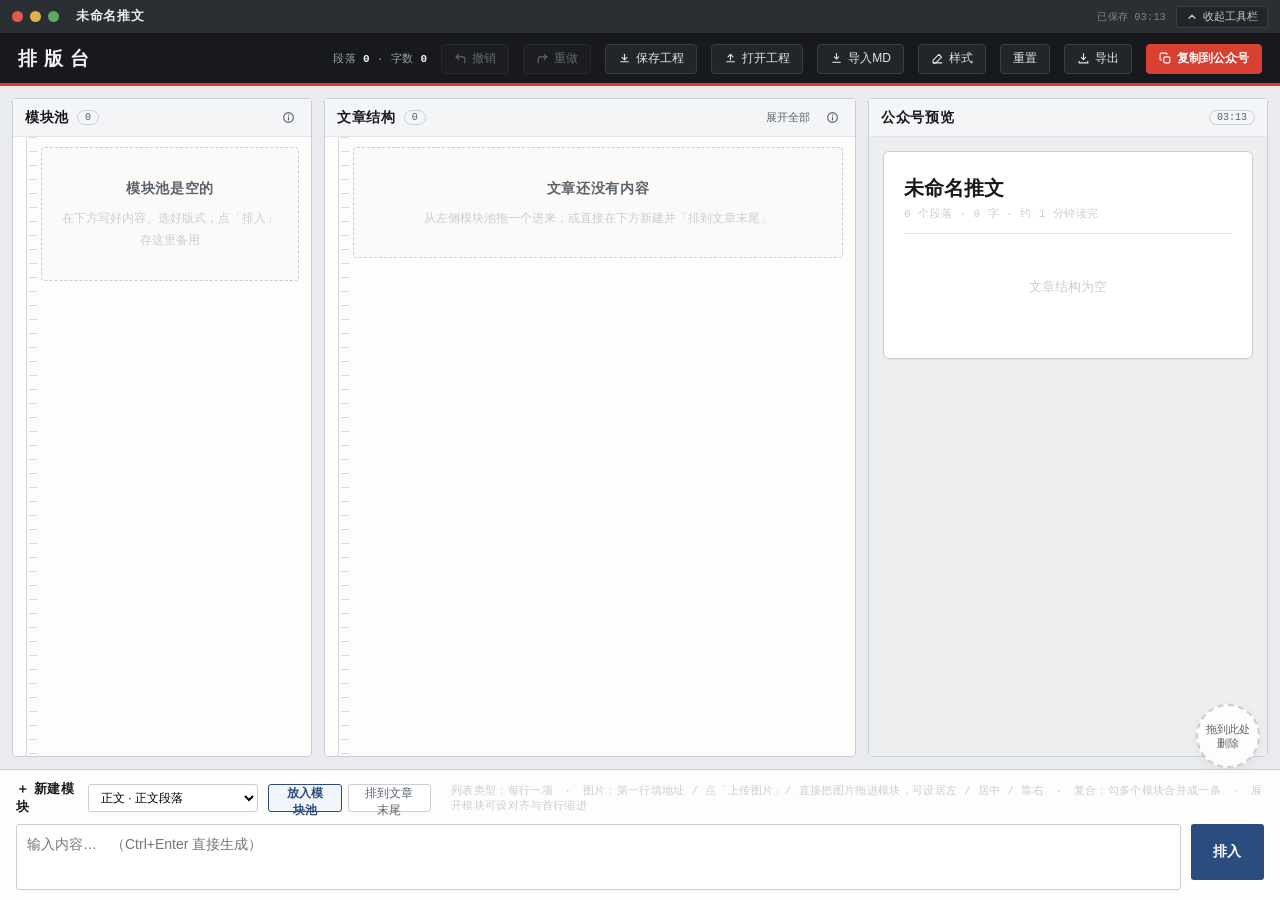
<file: public/editor.html>
<!DOCTYPE html>
<html lang="zh-CN">
<head>
<meta charset="utf-8">
<meta name="viewport" content="width=device-width, initial-scale=1.0">
<title>排版台 · 公众号结构化编辑器</title>
<meta name="description" content="把文章拆成模块来排版：拖拽排序、对齐与首行缩进、样式一处改全篇生效，最后带样式复制进公众号编辑器。零依赖单文件工具。">
<meta name="theme-color" content="#17191C">
<meta property="og:title" content="排版台 · 公众号结构化编辑器">
<meta property="og:description" content="模块化排版 + 一键带样式复制到公众号，单文件、零依赖、无需构建。">
<meta property="og:type" content="website">
<link rel="icon" href="assets/favicon.svg" type="image/svg+xml">
<link rel="apple-touch-icon" href="assets/favicon.svg">
<style>
/* ============================================================
   设计令牌 —— 「印刷车间」Press Room
   墨 / 铅版 / 纸 / 规矩线 / 朱砂 / 靛蓝 / 竹青
   ============================================================ */
:root{
    --ink:      #17191C;   /* 墨：主文字 */
    --ink-soft: #5A6169;   /* 淡墨：次要文字 */
    --plate:    #E9EBEE;   /* 铅版：应用底色，冷灰而非米黄 */
    --paper:    #FDFDFB;   /* 纸：面板面 */
    --rule:     #C9CDD4;   /* 规矩线：分隔线 */
    --rule-soft:#E2E5E9;
    --cinnabar: #D94032;   /* 朱砂：签名色，只用于插入/激活 */
    --indigo:   #2B4C7E;   /* 靛蓝：次级强调 */
    --moss:     #5F7A52;   /* 竹青：正向反馈 */

    --font-display: "Songti SC","Noto Serif SC","Source Han Serif SC","SimSun",serif;
    --font-body: -apple-system,BlinkMacSystemFont,"PingFang SC","Microsoft YaHei",sans-serif;
    --font-util: "JetBrains Mono","SFMono-Regular",Consolas,"Courier New",monospace;

    --r: 4px;
    --gut: 28px;   /* 版位标尺沟槽宽度 */
}

* { margin:0; padding:0; box-sizing:border-box; }

html,body{ height:100%; }
body{
    font-family: var(--font-body);
    background: var(--plate);
    color: var(--ink);
    display:flex; flex-direction:column;
    overflow:hidden;
    -webkit-font-smoothing:antialiased;
}
body.is-dragging{ cursor:grabbing; user-select:none; }

/* ============ 顶栏 ============ */
.topbar{
    flex:0 0 auto; height:52px; display:flex; align-items:center; gap:14px;
    padding:0 18px; background:var(--ink); color:#F4F5F6;
    border-bottom:3px solid var(--cinnabar);
}
.brand{ display:flex; align-items:baseline; gap:10px; }
.brand h1{
    font-family:var(--font-display); font-size:19px; font-weight:700; letter-spacing:.06em;
}
.topbar .spacer{ flex:1; }
.tbtn{
    height:30px; padding:0 12px; border:1px solid #3A3F45; background:#22262B; color:#E4E7EA;
    border-radius:var(--r); font-size:12px; cursor:pointer; font-family:var(--font-body);
    display:inline-flex; align-items:center; gap:5px;
    transition:background .15s,border-color .15s,color .15s;
}
.tbtn:hover{ background:#2E3339; border-color:#50565D; }
.tbtn:disabled{ opacity:.38; cursor:default; }
.tbtn.primary{ background:var(--cinnabar); border-color:var(--cinnabar); color:#fff; font-weight:600; }
.tbtn.primary:hover{ background:#C2352A; }
.stat{ font-family:var(--font-util); font-size:11px; color:#9AA1A9; letter-spacing:.03em; white-space:nowrap; }
.stat b{ color:#F4F5F6; font-weight:600; }
@media (max-width:1100px){ .stat{ display:none; } }

/* ============ 窗口栏：工程名 + 收起上方工具栏 ============ */
.winbar{
    flex:0 0 auto; height:34px; display:flex; align-items:center; gap:10px;
    padding:0 12px; background:#2B2F34; color:#C8CDD3; border-bottom:1px solid #15181B;
}
.winbar .dots{ display:flex; gap:7px; flex:0 0 auto; }
.winbar .dots i{
    width:11px; height:11px; border-radius:50%; display:block; cursor:pointer;
    transition:filter .15s, transform .15s;
}
.winbar .dots i:hover{ filter:brightness(1.2); transform:scale(1.15); }
.winbar .d1{ background:#E05B4B; }
.winbar .d2{ background:#E0B24B; }
.winbar .d3{ background:#5FA863; }
.winbar .wname{
    width:240px; max-width:32vw; height:22px; padding:0 6px; flex:0 1 auto;
    background:transparent; border:1px solid transparent; border-radius:3px;
    color:#EDEFF1; font-family:var(--font-display); font-size:12.5px; font-weight:700;
    letter-spacing:.05em; outline:none;
}
.winbar .wname:hover{ border-color:#464D54; }
.winbar .wname:focus{ background:#22262B; border-color:#3E5C8A; box-shadow:0 0 0 2px rgba(43,76,126,.4); }
.winbar .wst{ font-size:10px; color:#7E868E; font-family:var(--font-util); letter-spacing:.03em; white-space:nowrap; }
.winbar .spacer{ flex:1; }
.winbar .wbtn{
    height:22px; padding:0 9px; border:1px solid #3A3F45; background:#22262B; color:#C8CDD3;
    border-radius:3px; font-size:11px; cursor:pointer; font-family:var(--font-body);
    display:inline-flex; align-items:center; gap:5px; white-space:nowrap;
}
.winbar .wbtn:hover{ background:#2E3339; color:#fff; }
.winbar .wbtn .chev{ transition:transform .18s; }
body.compact .topbar{ display:none; }
body.compact .winbar .wbtn .chev{ transform:rotate(180deg); }

/* ============ 三栏 ============ */
.app{ flex:1 1 auto; min-height:0; display:flex; gap:12px; padding:12px; }
.col{
    display:flex; flex-direction:column; min-width:0; min-height:0;
    background:var(--paper); border:1px solid var(--rule); border-radius:var(--r);
}
.col-pool{ flex:0 0 300px; }
.col-article{ flex:1 1 auto; }
.col-preview{ flex:0 0 400px; }
.col-head{
    flex:0 0 auto; height:38px; padding:0 12px; display:flex; align-items:center; gap:8px;
    border-bottom:1px solid var(--rule-soft); background:#F4F5F7;
}
.col-head .t{ font-family:var(--font-display); font-size:14px; font-weight:700; letter-spacing:.05em; }
.col-head .n{ font-family:var(--font-util); font-size:10px; color:var(--ink-soft);
    border:1px solid var(--rule); border-radius:99px; padding:1px 7px; }
.col-head .spacer{ flex:1; }
.col-head .mini{
    font-size:11px; color:var(--ink-soft); background:none; border:none; cursor:pointer;
    padding:2px 4px; border-radius:3px; display:inline-flex; align-items:center;
}
.col-head .mini:hover{ color:var(--cinnabar); background:#F0EEEE; }

/* ============ 版位标尺容器 ============ */
.stack{
    flex:1 1 auto; min-height:0; overflow-y:auto; overflow-x:hidden;
    padding:10px 12px 40px var(--gut);
    position:relative;
}
.stack::before{
    content:""; position:absolute; left:0; top:0; bottom:0; width:var(--gut);
    background-image:
        repeating-linear-gradient(to bottom, var(--rule) 0 1px, transparent 1px 14px),
        linear-gradient(var(--rule), var(--rule));
    background-size: 8px 100%, 1px 100%;
    background-position: 16px 0, 13px 0;
    background-repeat: repeat-y, repeat-y;
    opacity:.75; pointer-events:none;
}
.stack.drop-hot{ background:#FBFAF8; }

/* ============ 模块 ============ */
.blk{
    position:relative; background:#fff; border:1px solid var(--rule); border-radius:var(--r);
    margin-bottom:6px; --tc:#4A5568;
    transition:transform .16s cubic-bezier(.22,.61,.36,1), box-shadow .16s ease, border-color .16s ease;
}
/* 鼠标扫过：抬起 2px + 落影 */
.blk:hover{
    transform:translateY(-2px);
    box-shadow:0 6px 15px rgba(23,25,28,.13), 0 1px 2px rgba(23,25,28,.06);
    border-color:#B3BAC2; z-index:3;
}
.blk.sel:hover{ box-shadow:0 6px 15px rgba(217,64,50,.16), 0 1px 2px rgba(23,25,28,.06); }
/* 拖拽中不抬：避免影响落点判断 */
body.is-dragging .blk:hover,
.blk.is-drag:hover{ transform:none; box-shadow:none; }
/* 正在编辑的模块不抬：免得输入时手感发飘 */
.blk:has(textarea:focus), .blk:has(input:focus){ transform:none; box-shadow:none; }
/* 嵌套时只抬最里层：父级跟着抬会叠成双倍位移 */
.blk:has(.blk:hover){ transform:none; box-shadow:none; border-color:var(--rule); z-index:auto; }
.blk.t-h1{ --tc:#C0392B; } .blk.t-h2{ --tc:#2B4C7E; } .blk.t-h3{ --tc:#5F7A52; }
.blk.t-p{ --tc:#4A5568; }  .blk.t-strong{ --tc:#B5651D; } .blk.t-quote{ --tc:#6B4E8C; }
.blk.t-ul{ --tc:#177E80; } .blk.t-ol{ --tc:#A67C1A; } .blk.t-code{ --tc:#1F2933; }
.blk.t-hr{ --tc:#9AA3AD; } .blk.t-group{ --tc:#17191C; }
.blk.t-img{ --tc:#1F7A8C; }
.blk.t-composite{ --tc:#0E7490; }
.blk.t-composite > .row{ background:linear-gradient(90deg, rgba(14,116,144,.08), rgba(14,116,144,0) 62%); }

/* 选中态：多选合并用 */
.blk.sel{ outline:1px solid var(--cinnabar); outline-offset:1px; background:#FFF8F7; }

/* 折叠时显示内部摘要 —— 收起来也能一眼看清装了什么 */
.peek{
    flex:0 1 auto; max-width:42%; min-width:0; font-size:11px; color:var(--rule);
    font-family:var(--font-util); white-space:nowrap; overflow:hidden; text-overflow:ellipsis;
}
.blk.open > .row .peek{ display:none; }
.acts button.pick .ck{ display:none; }
.acts button.pick.on{ background:#FBE9E7; color:var(--cinnabar); }
.acts button.pick.on .ck{ display:block; }
.blk.sel > .row .acts{ opacity:1; }   /* 选中后按钮常显，方便继续勾选 */

.row{
    height:38px; display:flex; align-items:center; gap:7px; padding:0 6px 0 6px;
    cursor:grab; touch-action:none; border-radius:var(--r);
}
.row:focus-visible{ outline:2px solid var(--cinnabar); outline-offset:-2px; }
.blk.is-drag .row{ opacity:.35; }

.grip{
    width:10px; height:14px; flex:0 0 auto; user-select:none; color:var(--rule);
    background-image:radial-gradient(circle, currentColor 1.1px, transparent 1.5px);
    background-size:5px 5px; background-position:center;
}
.row:hover .grip{ color:var(--ink-soft); }
.caret{
    width:16px; height:16px; border:none; background:none; cursor:pointer; color:var(--ink-soft);
    display:flex; align-items:center; justify-content:center; flex:0 0 auto;
    transition:transform .16s ease;
}
.caret .tri{
    display:block; width:0; height:0;
    border-left:5px solid currentColor;
    border-top:3.5px solid transparent; border-bottom:3.5px solid transparent;
}
.blk.open > .row .caret{ transform:rotate(90deg); }
.swatch{ width:5px; height:16px; border-radius:1px; background:var(--tc); flex:0 0 auto; }
.tag{
    font-family:var(--font-util); font-size:10px; font-weight:600; letter-spacing:.04em;
    color:var(--tc); border:1px solid var(--tc); border-radius:2px; padding:0 4px; line-height:15px;
    flex:0 0 auto; opacity:.9;
}
.ttl{
    flex:1 1 auto; min-width:0; font-size:13px; color:var(--ink);
    white-space:nowrap; overflow:hidden; text-overflow:ellipsis;
}
.ttl.empty{ color:var(--ink-soft); font-style:italic; }
.meta{ font-family:var(--font-util); font-size:10px; color:var(--rule); flex:0 0 auto; }
.acts{ display:flex; gap:2px; flex:0 0 auto; opacity:0; transition:opacity .14s; }
.row:hover .acts, .row:focus-within .acts{ opacity:1; }
.acts button{
    width:22px; height:22px; border:none; border-radius:3px; background:none; cursor:pointer;
    color:var(--ink-soft); font-size:12px; line-height:22px; font-family:var(--font-util);
    display:flex; align-items:center; justify-content:center;
}
.acts button:hover{ background:#EFEFEC; color:var(--ink); }
.acts button.del:hover{ background:#FBE9E7; color:var(--cinnabar); }

/* 展开体 */
.body{ display:none; border-top:1px dashed var(--rule); padding:8px; background:#FBFAF8; }
.blk.open > .body{ display:block; }
.body textarea, .body .gname{
    width:100%; border:1px solid var(--rule); border-radius:3px; background:#fff;
    padding:8px 10px; font-family:var(--font-body); font-size:14px; line-height:1.7;
    color:var(--ink); outline:none; resize:vertical; min-height:76px;
}
.body .gname{ min-height:0; height:30px; font-family:var(--font-display); font-weight:700; letter-spacing:.05em; }
.body textarea:focus, .body .gname:focus{ border-color:var(--indigo); box-shadow:0 0 0 3px rgba(43,76,126,.12); }
.body textarea:disabled{ background:#F4F5F7; color:var(--ink-soft); }
.tip{ font-size:11px; color:var(--ink-soft); margin-top:6px; font-family:var(--font-util); }

/* 段内格式条：对齐 + 首行缩进 */
.fmtbar{ display:flex; align-items:center; gap:5px; margin-top:8px; flex-wrap:wrap; }
.fmtbar .lb{ font-size:11px; color:var(--ink-soft); font-family:var(--font-util); }
.fmtbar .spacer{ flex:1; }
.fmtbar button{
    height:24px; min-width:26px; padding:0 8px; border:1px solid var(--rule); background:#fff;
    border-radius:3px; cursor:pointer; color:var(--ink-soft);
    display:inline-flex; align-items:center; justify-content:center; gap:4px;
    font-family:var(--font-body); font-size:11px;
}
.fmtbar button svg{ display:block; }
.fmtbar button:hover{ border-color:var(--indigo); color:var(--indigo); background:#F2F5F9; }
.fmtbar button.on{ border-color:var(--cinnabar); color:var(--cinnabar); background:#FFF8F7; font-weight:600; }

/* 图片模块：上传行 */
.imgup{ display:flex; align-items:center; gap:8px; margin-top:8px; flex-wrap:wrap; }
.imgup button{
    height:26px; padding:0 10px; border:1px solid var(--rule); background:#fff; border-radius:3px;
    font-size:11px; cursor:pointer; color:var(--ink-soft); font-family:var(--font-body);
    display:inline-flex; align-items:center; gap:5px;
}
.imgup button:hover{ border-color:var(--indigo); color:var(--indigo); background:#F2F5F9; }
.imgup .upl{ font-size:11px; color:var(--rule); font-family:var(--font-util); }
/* 把图片拖到模块上时的高亮 */
.blk.t-img.dragover{ outline:2px dashed var(--indigo); outline-offset:-2px; background:#EAF1F8; }
.blk.t-img.dragover .body .imgup{ display:block; }

/* 组合收纳区 */
.sub{
    --gut:18px; position:relative; padding:4px 4px 4px var(--gut);
    min-height:34px; margin-top:6px;
    border:1px dashed var(--rule); border-radius:3px; background:#fff;
}
.sub::before{
    content:""; position:absolute; left:0; top:0; bottom:0; width:var(--gut);
    background-image: repeating-linear-gradient(to bottom, var(--rule) 0 1px, transparent 1px 10px);
    background-size:6px 100%; background-position:10px 0; background-repeat:repeat-y;
    opacity:.7; pointer-events:none;
}
.sub.drop-hot{ border-color:var(--cinnabar); background:#FFF8F7; }
.sub .blk{ margin-bottom:4px; }
.sub .row{ height:32px; }
.hint{
    font-size:11px; color:var(--rule); text-align:center; padding:6px 0;
    pointer-events:none; font-family:var(--font-util); letter-spacing:.05em;
}
.addsub{
    margin-top:6px; font-size:11px; padding:4px 9px; border:1px dashed var(--rule);
    background:none; border-radius:3px; cursor:pointer; color:var(--ink-soft); font-family:var(--font-body);
}
.addsub:hover{ border-color:var(--indigo); color:var(--indigo); background:#F2F5F9; }

/* 空态 */
.empty{
    padding:28px 16px; text-align:center; color:var(--rule); font-size:12px; line-height:1.9;
    border:1px dashed var(--rule); border-radius:var(--r); background:#FBFAF8;
}
.empty b{ display:block; font-family:var(--font-display); font-size:14px; color:var(--ink-soft); margin-bottom:4px; letter-spacing:.05em; }

/* ============ 插入指示线（签名元素：朱砂版口线 + 套准菱形） ============ */
.ind{ position:relative; height:0; margin:0; overflow:visible; }
.ind::before{
    content:""; position:absolute; left:calc(12px - var(--gut)); right:0; top:-1px;
    height:2px; background:var(--cinnabar);
}
.ind::after{
    content:""; position:absolute; left:calc(2px - var(--gut)); top:-4px;
    width:10px; height:10px; background:var(--cinnabar); transform:rotate(45deg);
}

/* 拖拽跟随影子 */
.ghost{
    position:fixed; z-index:9999; pointer-events:none; left:0; top:0;
    background:#fff; border:1px solid var(--cinnabar); border-radius:var(--r);
    box-shadow:0 6px 18px rgba(23,25,28,.18); opacity:.96;
    transform:rotate(-.7deg); overflow:hidden;
}
.ghost .row{ cursor:grabbing; }

/* ============ 预览 ============ */
.preview-scroll{ flex:1 1 auto; min-height:0; overflow-y:auto; padding:14px; background:#EDEEF0; }
.phone{
    max-width:420px; margin:0 auto; background:#fff; border:1px solid var(--rule);
    border-radius:6px; padding:22px 20px 32px; box-shadow:0 1px 3px rgba(0,0,0,.05);
}
.wx-title{
    font-family:var(--font-display); font-size:20px; font-weight:700; line-height:1.4;
    margin-bottom:4px; color:var(--ink);
}
.wx-meta{ font-family:var(--font-util); font-size:11px; color:var(--rule); padding-bottom:12px;
    border-bottom:1px solid var(--rule-soft); margin-bottom:14px; letter-spacing:.04em; }

/* ============ 底部排字盘 ============ */
.composer{
    flex:0 0 auto; background:var(--paper); border-top:1px solid var(--rule);
    padding:10px 16px; display:flex; flex-direction:column; gap:8px;
}
.composer-row{ display:flex; gap:10px; align-items:stretch; }
.composer-row.top{ align-items:center; }
.composer label{ font-family:var(--font-display); font-size:13px; font-weight:700; letter-spacing:.05em; }
.composer select{
    height:28px; border:1px solid var(--rule); border-radius:3px; padding:0 8px;
    font-size:12px; font-family:var(--font-body); background:#fff; outline:none; min-width:170px;
}
.composer textarea{
    flex:1; min-height:56px; border:1px solid var(--rule); border-radius:3px; padding:8px 10px;
    font-family:var(--font-body); font-size:14px; line-height:1.7; resize:none; outline:none; background:#fff;
}
.composer textarea:focus{ border-color:var(--indigo); box-shadow:0 0 0 3px rgba(43,76,126,.12); }
.chipset{ display:flex; gap:6px; }
.chip{
    height:28px; padding:0 12px; border:1px solid var(--rule); background:#fff; border-radius:3px;
    font-size:12px; cursor:pointer; color:var(--ink-soft); font-family:var(--font-body);
}
.chip.on{ border-color:var(--indigo); color:var(--indigo); background:#F2F5F9; font-weight:600; }
.btn-gen{
    height:56px; padding:0 22px; background:var(--indigo); color:#fff; border:none; border-radius:3px;
    font-size:14px; font-weight:600; cursor:pointer; font-family:var(--font-body); letter-spacing:.05em;
}
.btn-gen:hover{ background:#23406B; }
.hintline{ font-size:11px; color:var(--rule); font-family:var(--font-util); letter-spacing:.03em; }

/* ============ 多选合并条 ============ */
.selbar{
    display:none; align-items:center; gap:10px; padding:7px 12px;
    background:#FFF8F7; border:1px solid #F0C9C4; border-radius:var(--r);
}
.selbar.show{ display:flex; }
.selbar .cnt{ font-size:12px; font-family:var(--font-util); color:var(--ink-soft); }
.selbar .cnt b{ color:var(--cinnabar); font-size:13px; }
.selbar .tipx{ font-size:11px; color:var(--ink-soft); }
.selbar .spacer{ flex:1; }

/* ============ 回收站 ============ */
.trash{
    position:fixed; right:20px; bottom:132px; width:64px; height:64px; border-radius:50%;
    border:2px dashed var(--rule); background:var(--paper); color:var(--ink-soft);
    display:flex; align-items:center; justify-content:center; font-size:11px; text-align:center;
    line-height:1.3; z-index:500; transition:all .18s; box-shadow:0 2px 8px rgba(0,0,0,.06);
}
.trash.hot{ border-color:var(--cinnabar); background:#FBE9E7; color:var(--cinnabar); transform:scale(1.14); }

/* ============ Toast ============ */
.toast{
    position:fixed; left:50%; bottom:138px; transform:translate(-50%,10px);
    background:var(--ink); color:#fff; padding:8px 16px; border-radius:var(--r);
    font-size:12px; opacity:0; pointer-events:none; transition:opacity .18s,transform .18s;
    z-index:6000; box-shadow:0 4px 14px rgba(0,0,0,.2);
}
.toast.show{ opacity:1; transform:translate(-50%,0); }

/* ============ 弹窗 ============ */
.modal{
    position:fixed; inset:0; background:rgba(23,25,28,.45); display:none;
    align-items:center; justify-content:center; z-index:5000; padding:20px;
}
.modal.show{ display:flex; }
.modal-box{
    background:var(--paper); border-radius:6px; padding:18px; width:340px;
    max-height:82vh; overflow-y:auto; border-top:3px solid var(--cinnabar);
    box-shadow:0 10px 40px rgba(0,0,0,.25);
}
.modal-box.wide{ width:560px; }
.modal-box h4{ font-family:var(--font-display); font-size:16px; margin-bottom:4px; letter-spacing:.05em; }
.modal-box .mh{ font-size:11px; color:var(--ink-soft); margin-bottom:14px; font-family:var(--font-util); }
.type-grid{ display:grid; grid-template-columns:1fr 1fr; gap:8px; }
.type-opt{
    text-align:left; padding:8px 10px; border:1px solid var(--rule); border-radius:3px;
    background:#fff; cursor:pointer; font-family:var(--font-body); transition:all .14s;
}
.type-opt:hover{ border-color:var(--indigo); background:#F2F5F9; }
.type-opt.on{ border-color:var(--cinnabar); background:#FFF8F7; }
.type-opt strong{ font-size:13px; display:block; }
.type-opt strong i{ font-family:var(--font-util); font-style:normal; font-size:10px; color:#fff;
    background:var(--ink); border-radius:2px; padding:0 4px; margin-right:5px; }
.type-opt span{ font-size:11px; color:var(--ink-soft); }
.modal-foot{ margin-top:14px; display:flex; gap:8px; justify-content:flex-end; flex-wrap:wrap; }
.btn{
    height:30px; padding:0 14px; border:1px solid var(--rule); background:#fff; border-radius:3px;
    font-size:12px; cursor:pointer; font-family:var(--font-body);
}
.btn:hover{ background:#F0F1F3; }
.btn.ok{ background:var(--cinnabar); border-color:var(--cinnabar); color:#fff; font-weight:600; }
.btn.ok:hover{ background:#C2352A; }
.export-area{
    width:100%; height:260px; border:1px solid var(--rule); border-radius:3px; padding:10px;
    font-family:var(--font-util); font-size:11px; line-height:1.6; resize:vertical; outline:none; background:#fff;
}
.css-area{ height:340px; font-size:12px; line-height:1.7; }
.css-note{
    margin-top:8px; font-size:11px; color:var(--ink-soft); line-height:1.7; font-family:var(--font-util);
}

/* ============ 响应式 ============ */
@media (max-width:1080px){
    body{ overflow:auto; }
    .app{ flex-direction:column; height:auto; }
    .col{ flex:1 1 auto !important; }
    .col-pool .stack{ max-height:220px; }
    .col-article .stack{ max-height:420px; }
    .col-preview .preview-scroll{ max-height:420px; }
    .trash{ bottom:auto; top:70px; }
}
@media (prefers-reduced-motion: reduce){
    *{ transition:none !important; animation:none !important; }
}

/* ============ 打印：只留预览正文，用于导出 PDF ============ */
@media print{
    html,body{ height:auto; overflow:visible; background:#fff; }
    .winbar, .topbar, .composer, .trash, .toast, .modal,
    .col-pool, .col-article, .col-head{ display:none !important; }
    .app{ display:block; padding:0; gap:0; }
    .col{ border:none; border-radius:0; background:#fff; }
    .preview-scroll{ overflow:visible; padding:0; background:#fff; }
    .phone{ max-width:100%; margin:0; border:none; border-radius:0; box-shadow:none; padding:0; }
    .wx-title{ font-size:24px; }
    @page{ margin:18mm 16mm; }
}
</style>
</head>
<body>

<div class="winbar" id="winbar" title="双击可收起 / 展开上方工具栏">
    <span class="dots">
        <i class="d1" id="dotClose" title="关闭窗口"></i>
        <i class="d2" id="dotMin" title="收起 / 展开工具栏"></i>
        <i class="d3" id="dotFull" title="全屏 / 退出全屏"></i>
    </span>
    <input class="wname" id="projName" value="未命名推文" aria-label="工程名" spellcheck="false">
    <span class="spacer"></span>
    <span class="wst" id="winState">未保存</span>
    <button class="wbtn" id="btnCollapse" title="收起 / 展开上方工具栏">
        <svg class="chev" viewBox="0 0 24 24" width="12" height="12" aria-hidden="true"><polyline points="6 14.5 12 8.5 18 14.5" fill="none" stroke="currentColor" stroke-width="2.4" stroke-linecap="round" stroke-linejoin="round"/></svg><span class="lb">收起工具栏</span>
    </button>
</div>

<header class="topbar">
    <div class="brand">
        <h1>排 版 台</h1>
    </div>
    <div class="spacer"></div>
    <div class="stat">段落 <b id="statBlocks">0</b> · 字数 <b id="statWords">0</b></div>
    <button class="tbtn" id="btnUndo" title="撤销 Ctrl+Z"><svg viewBox="0 0 24 24" width="13" height="13" aria-hidden="true"><polyline points="9 14 4 9 9 4" fill="none" stroke="currentColor" stroke-width="2" stroke-linecap="round" stroke-linejoin="round"/><path d="M20 20v-7a4 4 0 0 0-4-4H4" fill="none" stroke="currentColor" stroke-width="2" stroke-linecap="round"/></svg>撤销</button>
    <button class="tbtn" id="btnRedo" title="重做 Ctrl+Shift+Z"><svg viewBox="0 0 24 24" width="13" height="13" aria-hidden="true"><polyline points="15 14 20 9 15 4" fill="none" stroke="currentColor" stroke-width="2" stroke-linecap="round" stroke-linejoin="round"/><path d="M4 20v-7a4 4 0 0 1 4-4h12" fill="none" stroke="currentColor" stroke-width="2" stroke-linecap="round"/></svg>重做</button>
    <button class="tbtn" id="btnSaveP" title="保存工程到本机（Ctrl+S）"><svg viewBox="0 0 24 24" width="13" height="13" aria-hidden="true"><path d="M12 4v10" fill="none" stroke="currentColor" stroke-width="2" stroke-linecap="round"/><polyline points="7.5 10 12 14.5 16.5 10" fill="none" stroke="currentColor" stroke-width="2" stroke-linecap="round" stroke-linejoin="round"/><path d="M5 18h14" fill="none" stroke="currentColor" stroke-width="2" stroke-linecap="round"/></svg>保存工程</button>
    <button class="tbtn" id="btnOpenP" title="打开之前保存的工程（Ctrl+O）"><svg viewBox="0 0 24 24" width="13" height="13" aria-hidden="true"><path d="M12 14.5V4.5" fill="none" stroke="currentColor" stroke-width="2" stroke-linecap="round"/><polyline points="7.5 9 12 4.5 16.5 9" fill="none" stroke="currentColor" stroke-width="2" stroke-linecap="round" stroke-linejoin="round"/><path d="M5 18h14" fill="none" stroke="currentColor" stroke-width="2" stroke-linecap="round"/></svg>打开工程</button>
    <button class="tbtn" id="btnImportMd" title="导入 Markdown 文件，自动拆分为模块（也可把 .md 直接拖进窗口）"><svg viewBox="0 0 24 24" width="13" height="13" aria-hidden="true"><path d="M12 3v9" fill="none" stroke="currentColor" stroke-width="2" stroke-linecap="round"/><polyline points="8 9 12 13 16 9" fill="none" stroke="currentColor" stroke-width="2" stroke-linecap="round" stroke-linejoin="round"/><path d="M5 19h14" fill="none" stroke="currentColor" stroke-width="2" stroke-linecap="round"/></svg>导入MD</button>
    <button class="tbtn" id="btnCss" title="替换导出用的 CSS 样式"><svg viewBox="0 0 24 24" width="13" height="13" aria-hidden="true"><path d="M14.5 4.5l5 5L9 20H4v-5z" fill="none" stroke="currentColor" stroke-width="2" stroke-linejoin="round"/><path d="M4 20h16" fill="none" stroke="currentColor" stroke-width="2" stroke-linecap="round"/></svg>样式</button>
    <button class="tbtn" onclick="resetAll()" title="清空所有模块（模块池 + 文章结构），可 Ctrl+Z 撤销">重置</button>
    <button class="tbtn" id="btnExport" title="HTML / PDF / Word"><svg viewBox="0 0 24 24" width="13" height="13" aria-hidden="true"><path d="M12 3v11" fill="none" stroke="currentColor" stroke-width="2" stroke-linecap="round"/><polyline points="8 10 12 14 16 10" fill="none" stroke="currentColor" stroke-width="2" stroke-linecap="round" stroke-linejoin="round"/><path d="M4 17v3h16v-3" fill="none" stroke="currentColor" stroke-width="2" stroke-linecap="round"/></svg>导出</button>
    <button class="tbtn primary" id="btnCopyWx" title="带样式复制，直接粘进公众号编辑器（Ctrl+Shift+C）"><svg viewBox="0 0 24 24" width="13" height="13" aria-hidden="true"><rect x="9" y="9" width="11" height="11" rx="2" fill="none" stroke="currentColor" stroke-width="2"/><path d="M5 15H4a2 2 0 0 1-2-2V4a2 2 0 0 1 2-2h9a2 2 0 0 1 2 2v1" fill="none" stroke="currentColor" stroke-width="2"/></svg>复制到公众号</button>
</header>
<input type="file" id="fileInput" accept=".json,application/json" style="display:none">
<input type="file" id="mdInput" accept=".md,.markdown,.txt,text/markdown,text/plain" style="display:none">

<main class="app">
    <section class="col col-pool">
        <div class="col-head">
            <span class="t">模块池</span><span class="n" id="nPool">0</span>
            <span class="spacer"></span>
            <span class="mini" title="待用的素材，拖进文章结构即可"><svg viewBox="0 0 24 24" width="13" height="13" aria-hidden="true"><circle cx="12" cy="12" r="9" fill="none" stroke="currentColor" stroke-width="2"/><line x1="12" y1="11" x2="12" y2="16.5" stroke="currentColor" stroke-width="2" stroke-linecap="round"/><circle cx="12" cy="7.4" r="1.3" fill="currentColor"/></svg></span>
        </div>
        <div class="stack" id="pool" data-cid="pool"></div>
    </section>

    <section class="col col-article">
        <div class="col-head">
            <span class="t">文章结构</span><span class="n" id="nArticle">0</span>
            <span class="spacer"></span>
            <button class="mini" id="btnFoldAll" title="折叠 / 展开文章里所有组合与复合模块">折叠全部</button>
            <span class="mini" title="拖动排序；拖进「组合」可收纳；拖到右下角回收站删除"><svg viewBox="0 0 24 24" width="13" height="13" aria-hidden="true"><circle cx="12" cy="12" r="9" fill="none" stroke="currentColor" stroke-width="2"/><line x1="12" y1="11" x2="12" y2="16.5" stroke="currentColor" stroke-width="2" stroke-linecap="round"/><circle cx="12" cy="7.4" r="1.3" fill="currentColor"/></svg></span>
        </div>
        <div class="stack" id="article" data-cid="article"></div>
    </section>

    <section class="col col-preview">
        <div class="col-head">
            <span class="t">公众号预览</span>
            <span class="spacer"></span>
            <span class="n" id="nTime">—</span>
        </div>
        <div class="preview-scroll">
            <div class="phone">
                <div class="wx-title" id="pvTitle">未命名推文</div>
                <div class="wx-meta" id="pvMeta">—</div>
                <div id="preview"></div>
            </div>
        </div>
    </section>
</main>

<footer class="composer">
    <div class="selbar" id="selBar">
        <span class="cnt">已选 <b id="selN">0</b> 个模块</span>
        <span class="tipx">同一层级的模块可以合并成一个复合模块</span>
        <span class="spacer"></span>
        <button class="btn ok" onclick="mergeSelection()">合并为复合模块</button>
        <button class="btn" onclick="clearSel()">取消选择</button>
    </div>
    <div class="composer-row top">
        <label>＋ 新建模块</label>
        <select id="cType"></select>
        <div class="chipset">
            <button class="chip on" data-to="pool">放入模块池</button>
            <button class="chip" data-to="article">排到文章末尾</button>
        </div>
        <span class="spacer" style="flex:1"></span>
        <span class="hintline">列表类型：每行一项　·　图片：第一行填地址 / 点「上传图片」/ 直接把图片拖进模块，可设居左 / 居中 / 靠右　·　复合：勾多个模块合并成一条　·　展开模块可设对齐与首行缩进</span>
    </div>
    <div class="composer-row">
        <textarea id="cInput" placeholder="输入内容…　（Ctrl+Enter 直接生成）"></textarea>
        <button class="btn-gen" onclick="createFromComposer()">排入</button>
    </div>
</footer>

<div class="trash" id="trash">拖到此处<br>删除</div>
<div class="toast" id="toast"></div>

<div class="modal" id="typeModal">
    <div class="modal-box">
        <h4>换个版式</h4>
        <div class="mh">选择这个模块在公众号里的呈现方式</div>
        <div class="type-grid" id="typeGrid"></div>
        <div class="modal-foot"><button class="btn" onclick="closeTypeModal()">取消</button></div>
    </div>
</div>

<div class="modal" id="exportModal">
    <div class="modal-box wide">
        <h4>导出 / 复制</h4>
        <div class="mh">全部样式已内联；公众号可直接粘贴，PDF 走系统打印，Word 生成 .doc</div>
        <textarea class="export-area" id="exportArea" readonly></textarea>
        <div class="modal-foot">
            <button class="btn" onclick="copyPlain()">复制纯文本</button>
            <button class="btn" onclick="downloadHtml()">下载 .html</button>
            <button class="btn" onclick="exportWord()">导出 Word</button>
            <button class="btn" onclick="exportPdf()">导出 PDF</button>
            <button class="btn ok" onclick="copyHtml()">复制 HTML</button>
            <button class="btn" onclick="closeExport()">关闭</button>
        </div>
    </div>
</div>

<div class="modal" id="cssModal">
    <div class="modal-box wide">
        <h4>替换样式</h4>
        <div class="mh">改 CSS 选择器里的声明 → 预览与导出同步生效，随工程一起保存</div>
        <textarea class="export-area css-area" id="cssArea" spellcheck="false"></textarea>
        <div class="css-note">只认 <b>.选择器 { 声明 }</b> 这一种写法，注释随意；留空并应用 = 恢复默认样式。当前可用选择器：.wrap 全篇容器 · .h1 .h2 .h3 标题 · .p 正文 · .strong 重点 · .quote 引用 · .ul .ol .li 列表 · .pre .code 代码块 · .hr 分割线 · .imgbox 图片外框 · .img 图片 · .cap 图注 · .box 组合外框</div>
        <div class="modal-foot">
            <button class="btn" onclick="resetCss()">填回默认</button>
            <button class="btn" onclick="closeCss()">取消</button>
            <button class="btn ok" onclick="applyCssFromModal()">应用</button>
        </div>
    </div>
</div>

<script>
/* ============================================================
   1. 类型定义
   ============================================================ */
const TYPES = {
    h1:     { label:'H1', name:'一级标题', desc:'整篇一次，定主题' },
    h2:     { label:'H2', name:'二级标题', desc:'章节分段最常用' },
    h3:     { label:'H3', name:'三级标题', desc:'章节内的小节' },
    p:      { label:'正文', name:'正文段落', desc:'普通文本内容' },
    strong: { label:'重点', name:'重点段落', desc:'整段加粗强调' },
    quote:  { label:'引用', name:'引用块',  desc:'引文或备注说明' },
    ul:     { label:'无序', name:'无序列表', desc:'每行一项，无序号' },
    ol:     { label:'有序', name:'有序列表', desc:'每行一项，自动编号' },
    code:   { label:'代码', name:'代码块',  desc:'等宽字体，贴代码' },
    hr:     { label:'分割', name:'分割线',  desc:'一条水平分隔线' },
    img:    { label:'图片', name:'图片模块', desc:'第一行图片地址，第二行起图注；可设居左 / 居中 / 靠右' },
    group:  { label:'组合', name:'组合模块', desc:'收纳其它模块的容器，导出带外框' },
    composite:{ label:'复合', name:'复合模块', desc:'折叠收纳多个模块，导出不加外框' }
};
const TYPE_KEYS = Object.keys(TYPES);
/* 容器类模块：内部可以继续装模块 */
const isContainer = t => t === 'group' || t === 'composite';

/* ---------- 段内格式：对齐方式 / 首行缩进 ---------- */
const ALIGN_KEYS = ['left','center','right','justify'];
const ALIGN_NAME = { left:'左对齐', center:'居中', right:'右对齐', justify:'两端对齐' };
const ALIGN_SHORT = { left:'', center:'居中', right:'右对齐', justify:'两端' };
/* 对齐：所有有文字的模块都能设；缩进：只给段落型正文 */
const canAlign  = t => !isContainer(t) && t !== 'hr';
const canIndent = t => t === 'p' || t === 'strong';
/* 图片只有「左 / 中 / 右」三个位置，两端对齐没意义 */
const alignKeys = t => t === 'img' ? ['left','center','right'] : ALIGN_KEYS;

/* ============================================================
   2. 数据模型 —— 树状结构
   state.blocks: id -> {id, type, content, children:[]}
   state.pool / state.article: 顶层 id 数组
   组合模块的 children 也是同一套，可任意层级嵌套
   ============================================================ */
/* name：工程名（存盘文件名 / 页签标题）　css：用户替换过的样式表文本 */
let state = { blocks:{}, pool:[], article:[], open:{}, name:'未命名推文', css:'' };
let uid = 1;
const nid = () => 'k' + (Date.now() % 100000) + '_' + (uid++);

const LS_KEY = 'paibantai.v1';

function seed(){
    const mk = (type, content, children=[], opt=null) => {
        const id = nid();
        state.blocks[id] = {id, type, content, children};
        if (opt) Object.assign(state.blocks[id], opt);
        return id;
    };
    state = { blocks:{}, pool:[], article:[], open:{}, name:'示例推文', css:'' };
    const g = mk('group','产品亮点',[ mk('h3','响应更快'), mk('p','核心接口从 200ms 降到 60ms，首页首屏时间缩短一半。') ]);
    const c = mk('composite','结尾收束',[ mk('h3','写在最后'), mk('p','结构一旦留下来，排版就只剩排序这一件事。'), mk('quote','少即是多：层级越少，改动越省事。') ]);
    state.article = [
        mk('h1','我们把排版流程重做了一遍'),
        mk('p','过去三年，团队每次发推文都要在文档和编辑器之间来回复制，样式一遍遍手动调。这次我们把整条链路收进一个页面。', [], { indent:true }),
        mk('h2','一、为什么要结构化'),
        mk('quote','内容一旦有结构，就能被重新排版、被检索、被复用，而不是一堆散落的文字。'),
        mk('ul','标题层级清晰\n段落长度可控\n样式一处定义，全文统一'),
        g,
        mk('hr',''),
        mk('h2','二、现在可以怎么做'),
        mk('ol','在底部写好内容，选好版式\n把模块拖到文章结构里排序\n需要归拢的段落，拖进「组合」收纳\n点右上角导出，粘贴到公众号'),
        mk('strong','整套流程不需要再碰一次富文本工具栏。'),
        c
    ];
    state.pool = [
        mk('p','备用段落：如果篇幅不够，把这段拖到正文合适的位置。'),
        mk('code','npm run build\n# 构建产物输出到 dist/')
    ];
    state.open[g] = true;
}

/* ---------- 模型工具 ---------- */
function listOf(cid){
    if (cid === 'pool') return state.pool;
    if (cid === 'article') return state.article;
    const b = state.blocks[cid];
    if (!b) return state.article;
    if (!Array.isArray(b.children)) b.children = [];
    return b.children;
}
function findParent(id){
    if (state.pool.includes(id)) return 'pool';
    if (state.article.includes(id)) return 'article';
    for (const b of Object.values(state.blocks)) if ((b.children||[]).includes(id)) return b.id;
    return null;
}
function removeFrom(list, id){ const i = list.indexOf(id); if (i > -1) list.splice(i,1); }
function detach(id){
    removeFrom(state.pool, id); removeFrom(state.article, id);
    for (const b of Object.values(state.blocks)) removeFrom(b.children||[], id);
}
function subtreeContains(rootId, targetId){
    const b = state.blocks[rootId]; if (!b) return false;
    return (b.children||[]).some(c => c === targetId || subtreeContains(c, targetId));
}

/* ---------- 撤销 / 重做 ---------- */
let history = [], hIdx = -1, typingTimer = null;
const snap = () => JSON.stringify({ blocks:state.blocks, pool:state.pool, article:state.article, open:state.open, name:state.name, css:state.css });
function pushHistory(){
    const s = snap();
    if (history[hIdx] === s) return;
    history = history.slice(0, hIdx + 1);
    history.push(s);
    if (history.length > 80) history.shift();
    hIdx = history.length - 1;
    syncUndoBtns();
}
function restore(s){
    const o = JSON.parse(s);
    state.blocks = o.blocks; state.pool = o.pool; state.article = o.article; state.open = o.open || {};
    state.name = o.name || state.name; state.css = o.css || '';
    refreshCss(); syncProjectUI();
    renderAll(); save();
}
function undo(){ if (hIdx > 0){ hIdx--; restore(history[hIdx]); syncUndoBtns(); toast('已撤销'); } }
function redo(){ if (hIdx < history.length - 1){ hIdx++; restore(history[hIdx]); syncUndoBtns(); toast('已重做'); } }
function syncUndoBtns(){
    document.getElementById('btnUndo').disabled = hIdx <= 0;
    document.getElementById('btnRedo').disabled = hIdx >= history.length - 1;
}

/* ---------- 持久化 ---------- */
function save(){
    try{ localStorage.setItem(LS_KEY, snap()); }catch(e){}
    markSaved('');
}
function load(){
    try{
        const raw = localStorage.getItem(LS_KEY);
        if (!raw) return false;
        const o = JSON.parse(raw);
        if (!o || !o.blocks || !Array.isArray(o.article)) return false;
        state.blocks = o.blocks; state.pool = o.pool || []; state.article = o.article || []; state.open = o.open || {};
        state.name = o.name || '未命名推文'; state.css = typeof o.css === 'string' ? o.css : '';
        return true;
    }catch(e){ return false; }
}

/* ============================================================
   2b. 工程：保存到本机 / 从本机打开
   ============================================================ */
function safeName(s){
    return String(s == null ? '' : s).replace(/[\\/:*?"<>|\r\n]+/g, '_').replace(/\s+/g,' ').trim() || '未命名推文';
}
function buildProject(){
    return {
        app:'paibantai', version:1,
        name: safeName(state.name),
        savedAt: new Date().toISOString(),
        css: state.css || '',
        blocks: state.blocks, pool: state.pool, article: state.article, open: state.open
    };
}
function downloadBlob(blob, filename){
    try{
        if (!window.URL || !URL.createObjectURL) return '';
        const a = document.createElement('a');
        a.href = URL.createObjectURL(blob);
        a.download = filename;
        document.body.appendChild(a); a.click(); a.remove();
        setTimeout(() => URL.revokeObjectURL(a.href), 1500);
        return filename;
    }catch(e){ return ''; }
}
function saveProject(){
    const json = JSON.stringify(buildProject(), null, 2);
    const fn = downloadBlob(new Blob([json], { type:'application/json;charset=utf-8' }), safeName(state.name) + '.ptai.json');
    toast(fn ? '工程已保存：' + fn : '当前环境不支持下载，可用「导出」里的复制 HTML 备份');
}
function openProject(){ $('#fileInput').value = ''; $('#fileInput').click(); }
function readProjectFile(file){
    const r = new FileReader();
    r.onload = () => {
        try{
            const o = JSON.parse(String(r.result));
            if (!o || !o.blocks || !Array.isArray(o.article)) throw new Error('格式不符');
            loadProject(o, file.name.replace(/\.(ptai\.)?json$/i, ''));
        }catch(err){ toast('这不是排版台工程文件'); }
    };
    r.onerror = () => toast('文件读取失败');
    r.readAsText(file);
}
function loadProject(o, fallbackName){
    pushHistory();
    state.blocks = o.blocks; state.pool = o.pool || []; state.article = o.article || []; state.open = o.open || {};
    state.name = o.name || fallbackName || '未命名推文';
    state.css = typeof o.css === 'string' ? o.css : '';
    sel = [];
    refreshCss(); syncProjectUI();
    renderAll(); save();
    toast('已打开工程「' + state.name + '」（Ctrl+Z 可回退）');
}

/* ============================================================
   Markdown 导入：把 .md 拆成结构化模块
   说明：本编辑器的 content 是纯文本（导出时转义），所以
   行内标记（**粗体** 等）做「去标记」保留纯文本，避免导出变乱码；
   结构（标题 / 段落 / 列表 / 引用 / 代码 / 分割线 / 图片）完整映射。
   ============================================================ */
function stripInline(s){
    return String(s)
        .replace(/`([^`]+)`/g, '$1')                          // 行内代码
        .replace(/!\[([^\]]*)\]\([^)]*\)/g, '$1')              // 行内图片 → 图注文字
        .replace(/\*\*([^*]+)\*\*/g, '$1')                     // 加粗
        .replace(/\*([^*]+)\*/g, '$1')                         // 斜体
        .replace(/_([^_]+)_/g, '$1')                           // 斜体（下划线）
        .replace(/\[([^\]]+)\]\([^)]+\)/g, '$1');              // 链接 → 文字
}
function parseMarkdown(md){
    const src = String(md || '').replace(/\r\n?/g, '\n');
    // 跳过开头的 YAML front matter（--- … ---）
    let body = src;
    const fm = body.match(/^---\s*\n[\s\S]*?\n---\s*(\n|$)/);   // 跳过开头的 YAML front matter
    if (fm) body = body.slice(fm[0].length);
    const lines = body.split('\n');
    const out = [];
    let para = [];
    const flushPara = () => {
        if (!para.length) return;
        const text = para.join('\n').trim();
        para = [];
        if (!text) return;
        const whole = text.match(/^\*\*([\s\S]+)\*\*$/);       // 整段都是 **…** → 重点段落
        if (whole) out.push({ type:'strong', content: stripInline(whole[1].trim()) });
        else out.push({ type:'p', content: stripInline(text) });
    };
    let i = 0;
    while (i < lines.length){
        const line = lines[i];
        // 代码围栏
        if (/^\s*```/.test(line)){
            flushPara();
            i++;
            const code = [];
            while (i < lines.length && !/^\s*```/.test(lines[i])){ code.push(lines[i]); i++; }
            i++;                                                // 跳过结束围栏
            out.push({ type:'code', content: code.join('\n') });
            continue;
        }
        // 标题（ATX：# ~ ######）
        const h = line.match(/^\s{0,3}(#{1,6})\s+(.*)$/);
        if (h){
            flushPara();
            const lvl = h[1].length;
            out.push({ type: lvl <= 1 ? 'h1' : (lvl === 2 ? 'h2' : 'h3'), content: stripInline(h[2].trim()) });
            i++; continue;
        }
        // 分割线 / Setext 下划线（紧跟一行文字时算标题）
        if (/^\s*([-*_])(\s*\1){2,}\s*$/.test(line) || /^\s*=+\s*$/.test(line)){
            if (para.length === 1){
                const txt = stripInline(para[0].trim());
                para = [];
                out.push({ type: /^\s*=+\s*$/.test(line) ? 'h1' : 'h2', content: txt });
                i++; continue;
            }
            flushPara();
            if (/^\s*=+\s*$/.test(line)){ i++; continue; }      // 孤立的 === 不当分割线
            out.push({ type:'hr', content:'' }); i++; continue;
        }
        // 引用块（连续 > 行）
        if (/^\s*>\s?/.test(line)){
            flushPara();
            const q = [];
            while (i < lines.length && /^\s*>\s?/.test(lines[i])){ q.push(lines[i].replace(/^\s*>\s?/, '')); i++; }
            out.push({ type:'quote', content: stripInline(q.join('\n').trim()) });
            continue;
        }
        // 独立图片行 ![alt](src)
        const imgM = line.match(/^\s*!\[([^\]]*)\]\(([^)]+)\)\s*$/);
        if (imgM){
            flushPara();
            const cap = (imgM[1] || '').trim();
            out.push({ type:'img', content: imgM[2].trim() + (cap ? '\n' + cap : '') });
            i++; continue;
        }
        // 列表（无序 - * + / 有序 1.）
        const ulM = line.match(/^\s*[-*+]\s+(.*)$/);
        const olM = line.match(/^\s*\d+\.\s+(.*)$/);
        if (ulM || olM){
            flushPara();
            const type = ulM ? 'ul' : 'ol';
            const items = [];
            while (i < lines.length){
                const ux = lines[i].match(/^\s*[-*+]\s+(.*)$/);
                const ox = lines[i].match(/^\s*\d+\.\s+(.*)$/);
                if (type === 'ul' && ux){ items.push(stripInline(ux[1].trim())); i++; }
                else if (type === 'ol' && ox){ items.push(stripInline(ox[1].trim())); i++; }
                else break;
            }
            out.push({ type, content: items.join('\n') });
            continue;
        }
        // 空行：段结束
        if (!line.trim()){ flushPara(); i++; continue; }
        // 普通段落行
        para.push(line); i++;
    }
    flushPara();
    return out;
}

/* 把解析结果追加进「文章结构」；首个 H1 若项目名还是默认则用来命名 */
function importMarkdownText(text){
    const blocks = parseMarkdown(text);
    if (!blocks.length){ toast('没解析出任何内容'); return; }
    pushHistory();
    blocks.forEach(b => addBlock(b.type, b.content, 'article', state.article.length));
    const h1 = blocks.find(b => b.type === 'h1');
    if (h1 && (!state.name || state.name === '未命名推文')){
        state.name = h1.content;
        const pn = $('#projName'); if (pn) pn.value = state.name;
        document.title = safeName(state.name) + ' · 排版台';
    }
    sel = [];
    renderAll(); save();
    toast('已从 Markdown 导入 ' + blocks.length + ' 个模块（已加入文章结构，可拖动整理）');
}
function importMarkdownFile(file){
    const r = new FileReader();
    r.onload = () => { try{ importMarkdownText(String(r.result)); }catch(e){ toast('Markdown 解析失败'); } };
    r.onerror = () => toast('文件读取失败');
    r.readAsText(file);
}

/* ============================================================
   3. 渲染
   ============================================================ */
const $ = s => document.querySelector(s);
const poolEl = $('#pool'), articleEl = $('#article'), previewEl = $('#preview');
let focusId = null;

function esc(s){ return String(s == null ? '' : s).replace(/[&<>"]/g, c => ({'&':'&amp;','<':'&lt;','>':'&gt;','"':'&quot;'}[c])); }
function titleOf(b){
    if (b.type === 'hr') return '分割线';
    if (b.type === 'group') return b.content || '未命名组合';
    if (b.type === 'composite') return b.content || '未命名复合';
    if (b.type === 'img'){
        const src = (b.content || '').split('\n')[0].trim();
        if (!src) return '（未填图片地址，可点「上传图片」）';
        return src.replace(/^.*[\\/]/, '') || src;      // 只显示文件名，长地址不撑破行
    }
    return (b.content || '').split('\n')[0];
}
function countWords(s){ const m = String(s||'').match(/[\u4e00-\u9fa5]|[A-Za-z0-9]+/g); return m ? m.length : 0; }
function countTree(b){
    let n = countWords(b.content);
    (b.children||[]).forEach(id => { const c = state.blocks[id]; if (c) n += countTree(c); });
    return n;
}
/* 行尾摘要：字数 + 段内格式标记（只在非默认时显示） */
function fmtTag(b){
    return [ALIGN_SHORT[b.align || 'left'] || '', b.indent ? '缩进' : ''].filter(Boolean).join(' · ');
}
function metaText(b){
    if (isContainer(b.type)){
        const k = b.children || [];
        return k.length ? `${k.length} 项 · ${countTree(b)} 字` : '空';
    }
    if (b.type === 'hr') return '';
    const tag = fmtTag(b);
    if (b.type === 'img') return '图片' + (tag ? ' · ' + tag : '');
    return countWords(b.content) + ' 字' + (tag ? ' · ' + tag : '');
}
/* 展开体里的格式条：对齐 +（段落型）首行缩进 */
function fmtBarHtml(b){
    if (!canAlign(b.type)) return '';
    const cur = b.align || 'left';
    const keys = alignKeys(b.type);
    const seg = keys.map(k =>
        `<button data-act="align" data-v="${k}" class="${cur === k ? 'on' : ''}" title="${ALIGN_NAME[k]}" aria-label="${ALIGN_NAME[k]}">${ICO_ALIGN[k]}</button>`
    ).join('');
    const ind = canIndent(b.type)
        ? `<span class="spacer"></span><button data-act="indent" class="${b.indent ? 'on' : ''}" title="首行缩进 2 个字符" aria-label="首行缩进">${ICO_INDENT}首行缩进</button>`
        : '';
    const lb = b.type === 'img' ? '位置' : '对齐';
    return `<div class="fmtbar"><span class="lb">${lb}</span>${seg}${ind}</div>`;
}

/* ---------- 多选（不进历史，仅用于合并） ---------- */
let sel = [];
const ICO_PICK = '<svg viewBox="0 0 24 24" width="12" height="12" aria-hidden="true"><rect x="4" y="4" width="16" height="16" rx="3" fill="none" stroke="currentColor" stroke-width="2"/><polyline class="ck" points="7.5 12.5 10.5 15.5 16.5 8.5" fill="none" stroke="currentColor" stroke-width="2" stroke-linecap="round" stroke-linejoin="round"/></svg>';
const ICO_SPLIT = '<svg viewBox="0 0 24 24" width="12" height="12" aria-hidden="true"><path d="M8 5 4 9l4 4" fill="none" stroke="currentColor" stroke-width="2" stroke-linecap="round" stroke-linejoin="round"/><path d="M16 5l4 4-4 4" fill="none" stroke="currentColor" stroke-width="2" stroke-linecap="round" stroke-linejoin="round"/><line x1="12" y1="3" x2="12" y2="21" stroke="currentColor" stroke-width="2" stroke-linecap="round"/></svg>';
const ICO_DUP = '<svg viewBox="0 0 24 24" width="12" height="12" aria-hidden="true"><rect x="9" y="9" width="11" height="11" rx="2" fill="none" stroke="currentColor" stroke-width="2"/><path d="M5 15H4a2 2 0 0 1-2-2V4a2 2 0 0 1 2-2h9a2 2 0 0 1 2 2v1" fill="none" stroke="currentColor" stroke-width="2"/></svg>';

/* 对齐图标：四根横线的疏密表示对齐方式 */
const alignSvg = rows => '<svg viewBox="0 0 24 24" width="14" height="14" aria-hidden="true">'
    + rows.map(([x1, x2, y]) => `<line x1="${x1}" y1="${y}" x2="${x2}" y2="${y}" stroke="currentColor" stroke-width="2" stroke-linecap="round"/>`).join('')
    + '</svg>';
const ICO_ALIGN = {
    left:    alignSvg([[4,20,6],[4,14,11],[4,20,16],[4,11,21]]),
    center:  alignSvg([[7,17,6],[9,15,11],[7,17,16],[10,14,21]]),
    right:   alignSvg([[4,20,6],[10,20,11],[4,20,16],[13,20,21]]),
    justify: alignSvg([[4,20,6],[4,20,11],[4,20,16],[4,20,21]])
};
const ICO_INDENT = alignSvg([[9,20,6],[4,20,11],[4,20,16],[4,18,21]]);
const ICO_UP = '<svg viewBox="0 0 24 24" width="12" height="12" aria-hidden="true"><path d="M12 16V5" fill="none" stroke="currentColor" stroke-width="2" stroke-linecap="round"/><polyline points="7.5 9.5 12 5 16.5 9.5" fill="none" stroke="currentColor" stroke-width="2" stroke-linecap="round" stroke-linejoin="round"/><path d="M5 19h14" fill="none" stroke="currentColor" stroke-width="2" stroke-linecap="round"/></svg>';

function renderAll(){
    const sc = {};
    document.querySelectorAll('.stack').forEach(s => sc[s.dataset.cid] = s.scrollTop);
    renderList(poolEl, state.pool);
    renderList(articleEl, state.article);
    document.querySelectorAll('.stack').forEach(s => { if (sc[s.dataset.cid] != null) s.scrollTop = sc[s.dataset.cid]; });
    updateStats(); updatePreview(); updateSelBar(); syncFoldBtn();
    if (focusId){
        const row = document.querySelector(`.blk[data-id="${focusId}"] > .row`);
        if (row) row.focus({ preventScroll:true });
        focusId = null;
    }
}

function renderList(container, ids){
    container.innerHTML = '';
    ids.forEach(id => { const b = state.blocks[id]; if (b) container.appendChild(renderBlock(b)); });
    if (!ids.length){
        const e = document.createElement('div');
        e.className = 'empty';
        e.innerHTML = container.dataset.cid === 'pool'
            ? '<b>模块池是空的</b>在下方写好内容、选好版式，点「排入」存这里备用'
            : '<b>文章还没有内容</b>从左侧模块池拖一个进来，或直接在下方新建并「排到文章末尾」';
        container.appendChild(e);
    }
}

function renderBlock(b){
    const t = TYPES[b.type] || TYPES.p;
    const cont = isContainer(b.type);
    const picked = sel.includes(b.id);
    const el = document.createElement('div');
    el.className = 'blk t-' + b.type + (state.open[b.id] ? ' open' : '') + (picked ? ' sel' : '');
    el.dataset.id = b.id;

    const title = titleOf(b);
    const kids = b.children || [];
    const meta = metaText(b);

    // 折叠时给出内部摘要，收起来也知道装了什么
    const peek = cont && kids.length
        ? kids.map(id => state.blocks[id] && titleOf(state.blocks[id])).filter(Boolean).slice(0, 3).join(' · ')
        : '';

    el.innerHTML =
        `<div class="row" tabindex="0">
            <span class="grip" aria-hidden="true"></span>
            <button class="caret" data-act="toggle" title="展开 / 收起" aria-label="展开或收起"><i class="tri"></i></button>
            <span class="swatch"></span>
            <span class="tag">${t.label}</span>
            <span class="ttl${title ? '' : ' empty'}">${esc(title) || '（空白模块，点开写内容）'}</span>
            ${peek ? `<span class="peek">${esc(peek)}</span>` : ''}
            <span class="meta">${meta}</span>
            <span class="acts">
                <button class="pick${picked ? ' on' : ''}" data-act="pick" title="选择（Ctrl+点击行也可多选）" aria-label="选择">${ICO_PICK}</button>
                <button data-act="type" title="换版式">T</button>
                ${cont ? `<button data-act="split" title="拆分：把内部模块放回上一层" aria-label="拆分">${ICO_SPLIT}</button>` : ''}
                <button data-act="dup" title="复制一份" aria-label="复制一份">${ICO_DUP}</button>
                <button data-act="del" title="删除">×</button>
            </span>
        </div>
        <div class="body">
            ${cont
                ? `<input class="gname" value="${esc(b.content)}" placeholder="${b.type === 'composite' ? '复合模块名称，如：结尾收束' : '组合名称，如：产品亮点'}">
                   <div class="sub" data-cid="${b.id}"></div>
                   <button class="addsub" data-act="addsub">＋ 新建子模块</button>
                   <div class="tip">${b.type === 'composite'
                        ? '导出时只输出内部模块本身，不再额外套一层外框版式'
                        : '把任意模块拖进虚线框即可收纳，支持继续嵌套'}</div>`
                : b.type === 'hr'
                    ? `<textarea disabled placeholder="分割线没有文字内容">${esc(b.content)}</textarea>`
                    : b.type === 'img'
                    ? `<textarea placeholder="第一行：图片地址，如 /uploads/a.png 或 https://…&#10;第二行起：图注（可留空）">${esc(b.content)}</textarea>${fmtBarHtml(b)}
                       <div class="imgup">
                           <button data-act="pickimg" title="选一张图片上传到 /uploads">${ICO_UP}上传图片</button>
                           <span class="upl">也可直接粘贴图片地址，或把图片文件拖进本模块；图注写在第二行</span>
                           <input type="file" class="imgfile" accept="image/*" hidden>
                       </div>`
                    : `<textarea placeholder="${b.type === 'ul' || b.type === 'ol' ? '每行一项…' : '写点什么…'}">${esc(b.content)}</textarea>${fmtBarHtml(b)}`}
        </div>`;

    if (cont){
        const sub = el.querySelector('.sub');
        kids.forEach(cid => { const c = state.blocks[cid]; if (c) sub.appendChild(renderBlock(c)); });
        if (!kids.length) sub.innerHTML = '<div class="hint">拖模块到这里</div>';
    }
    return el;
}

/* ---------- 统计 ---------- */
function updateStats(){
    let blocks = 0, words = 0;
    const go = list => list.forEach(id => {
        const b = state.blocks[id]; if (!b) return;
        blocks++; words += countWords(b.content);
        go(b.children || []);
    });
    go(state.article);
    $('#statBlocks').textContent = blocks;
    $('#statWords').textContent = words;
    $('#nPool').textContent = state.pool.length;
    $('#nArticle').textContent = state.article.length;
    $('#pvMeta').textContent = `${blocks} 个段落 · ${words} 字 · 约 ${Math.max(1, Math.ceil(words / 320))} 分钟读完`;
}
function updatePreview(){
    // 预览 = 导出结果（含 .wrap 全篇样式），改样式立刻看得见
    const html = state.article.length ? fullHtml() : '';
    previewEl.innerHTML = html || '<div style="color:#C9CDD4;font-size:13px;text-align:center;padding:30px 0;">文章结构为空</div>';
    // 预览顶部的大标题取自第一个 H1 / H2，对齐方式跟着该模块走
    const first = state.article.map(id => state.blocks[id]).find(b => b && (b.type === 'h1' || b.type === 'h2'));
    $('#pvTitle').textContent = first ? (first.content || '未命名推文') : '未命名推文';
    $('#pvTitle').style.textAlign = (first && first.align && first.align !== 'left') ? first.align : '';
    $('#nTime').textContent = new Date().toLocaleTimeString('zh-CN', { hour:'2-digit', minute:'2-digit' });
}

/* ============================================================
   4. 导出 / 预览样式（全部内联，公众号可粘贴）
   ============================================================ */
const S = {
    /* 字体名一律用单引号：双引号会把 style="…" 提前截断，导致后面的声明（含 text-align）全部失效 */
    wrap:'font-size:17px;line-height:1.75;letter-spacing:.05em;color:#3F3F3F;font-family:-apple-system,BlinkMacSystemFont,\'PingFang SC\',\'Microsoft YaHei\',sans-serif;',
    h1:'font-size:22px;line-height:1.5;font-weight:700;color:#C0392B;margin:28px 0 14px;letter-spacing:.02em;font-family:\'Songti SC\',\'Noto Serif SC\',\'SimSun\',serif;',
    h2:'font-size:20px;line-height:1.5;font-weight:700;color:#2B4C7E;margin:26px 0 12px;padding-left:10px;border-left:4px solid #2B4C7E;letter-spacing:.02em;font-family:\'Songti SC\',\'Noto Serif SC\',\'SimSun\',serif;',
    h3:'font-size:18px;line-height:1.5;font-weight:700;color:#5F7A52;margin:20px 0 10px;letter-spacing:.02em;',
    p:'margin:14px 0;',
    strong:'margin:14px 0;font-weight:700;color:#17191C;',
    quote:'margin:16px 0;padding:12px 14px;background:#F7F7F5;border-left:4px solid #6B4E8C;color:#5A6169;font-size:16px;',
    ul:'margin:14px 0;padding-left:22px;', ol:'margin:14px 0;padding-left:22px;',
    li:'margin:6px 0;',
    pre:'margin:16px 0;padding:12px 14px;background:#F5F6F7;border-radius:4px;overflow-x:auto;font-size:14px;line-height:1.6;',
    code:'font-family:Consolas,\'Courier New\',monospace;color:#1F2933;',
    hr:'border:none;border-top:1px dashed #D6D9DD;margin:26px 0;',
    imgbox:'margin:18px 0;line-height:0;',                                     /* 图片外框：line-height:0 去掉行内图片底部空隙 */
    img:'max-width:100%;height:auto;display:inline-block;vertical-align:top;', /* 图片本体：跟着外框的 text-align 走 */
    cap:'margin:8px 0 0;font-size:14px;line-height:1.6;color:#8C8C8C;',        /* 图注 */
    box:'margin:16px 0;padding:12px 14px;border:1px dashed #C9CDD4;border-radius:6px;background:#FCFCFB;'
};
function plainText(b){
    if (!b) return '';
    if (isContainer(b.type)) return (b.children||[]).map(id => plainText(state.blocks[id])).join('\n');
    if (b.type === 'hr') return '————';
    if (b.type === 'img') return lines(b.content).slice(1).join('\n');   // 图片只留图注，地址不入纯文本
    return b.content || '';
}

/* ---------- 样式替换：默认样式 ? 可编辑 CSS 文本 ---------- */
const S_DEFAULT = Object.assign({}, S);
const CSS_ORDER = ['wrap','h1','h2','h3','p','strong','quote','ul','ol','li','pre','code','hr','imgbox','img','cap','box'];
const CSS_NOTE = {
    wrap:'全篇容器：字号 / 行高 / 字色 / 字体', h1:'一级标题', h2:'二级标题', h3:'三级标题',
    p:'正文段落', strong:'重点段落（整段加粗）', quote:'引用块', ul:'无序列表', ol:'有序列表',
    li:'列表项', pre:'代码块外框', code:'代码字体', hr:'分割线',
    imgbox:'图片外框（text-align 由「位置」按钮写入）', img:'图片本体', cap:'图片下方的图注',
    box:'「组合」模块的外框'
};
function defaultCssText(){
    return CSS_ORDER.map(k => `/* ${CSS_NOTE[k]} */\n.${k} {\n  ${S_DEFAULT[k]}\n}`).join('\n\n') + '\n';
}
function parseCssInto(target, text){
    const re = /\.([A-Za-z][A-Za-z0-9_-]*)\s*\{([^}]*)\}/g;
    let m;
    while ((m = re.exec(text)) !== null){
        if (!(m[1] in S_DEFAULT)) continue;
        const body = m[2].replace(/\/\*[\s\S]*?\*\//g, ' ').replace(/\s+/g, ' ').trim();
        target[m[1]] = body;
    }
}
/* 每次载入工程 / 撤销后都要重新算一遍内联样式 */
function refreshCss(){
    Object.assign(S, S_DEFAULT);
    if (state.css) parseCssInto(S, state.css);
    // 保险：样式里的双引号会提前截断 style="…"，统一换成单引号（用户自定义 CSS 也可能带双引号）
    for (const k in S) S[k] = String(S[k]).replace(/"/g, "'");
}
/* 段内格式 → 内联样式（只输出非默认项，保持 HTML 干净） */
function fmtOf(b){
    let s = '';
    if (canAlign(b.type) && b.align && b.align !== 'left') s += `text-align:${b.align};`;
    if (canIndent(b.type) && b.indent) s += 'text-indent:2em;';
    return s;
}
function exportHtml(b){
    if (!b) return '';
    const e = esc;
    const f = fmtOf(b);
    // 复合模块：只输出内部模块本身，不套任何外层容器与格式
    if (b.type === 'composite'){
        return (b.children||[]).map(id => exportHtml(state.blocks[id])).filter(Boolean).join('');
    }
    if (b.type === 'group'){
        const inner = (b.children||[]).map(id => exportHtml(state.blocks[id])).filter(Boolean).join('');
        return `<section style="${S.box}">${inner}</section>`;
    }
    switch (b.type){
        case 'h1': return `<h1 style="${S.h1}${f}">${e(b.content)}</h1>`;
        // 二级标题默认带左侧色条：一旦改居中 / 右对齐，色条会让文字看着偏，所以去掉
        case 'h2': return `<h2 style="${S.h2}${(b.align && b.align !== 'left') ? 'border-left:none;padding-left:0;' : ''}${f}">${e(b.content)}</h2>`;
        case 'h3': return `<h3 style="${S.h3}${f}">${e(b.content)}</h3>`;
        case 'img': return imgHtml(b, f);
        case 'strong': {
            const m = indentParas(b, S.strong, f);
            return m || `<p style="${S.strong}${f}">${e(b.content)}</p>`;
        }
        case 'quote': return `<blockquote style="${S.quote}${f}">${e(b.content)}</blockquote>`;
        case 'ul': return `<ul style="${S.ul}${f}">${lines(b.content).map(l=>`<li style="${S.li}">${e(l)}</li>`).join('')}</ul>`;
        case 'ol': return `<ol style="${S.ol}${f}">${lines(b.content).map(l=>`<li style="${S.li}">${e(l)}</li>`).join('')}</ol>`;
        case 'code': return `<pre style="${S.pre}${f}"><code style="${S.code}">${e(b.content)}</code></pre>`;
        case 'hr': return `<hr style="${S.hr}">`;
        default: {
            // 开了首行缩进又有换行：拆成多个 <p>，每一行都会缩进（<br> 只有第一行吃得到缩进）
            const m = indentParas(b, S.p, f);
            return m || `<p style="${S.p}${f}">${e(b.content).replace(/\n/g,'<br>')}</p>`;
        }
    }
}
const lines = s => String(s||'').split('\n').filter(l => l.trim());

/* 首行缩进 + 多行 → 一行一个 <p>；第一段保留上下间距，后续段 margin:0，才不会撑开成好几段 */
const noMargin = s => String(s || '').replace(/margin(-[a-z]+)?\s*:[^;]*;?/gi, '');
function indentParas(b, base, f){
    if (!b.indent) return '';
    const ls = lines(b.content);
    if (ls.length < 2) return '';
    return ls.map((l, i) => `<p style="${i ? noMargin(base) + 'margin:0;' : base}${f}">${esc(l)}</p>`).join('');
}
/* 图片模块：第一行是地址，其余是图注；位置由外框的 text-align 控制 */
function imgHtml(b, f){
    const ls = lines(b.content);
    const src = (ls[0] || '').trim();
    const cap = ls.slice(1).join('\n').trim();
    const box = `<p style="${S.imgbox}${f}"><img src="${esc(src)}" style="${S.img}" alt="${esc(cap)}"></p>`;
    if (!cap) return box;
    return box + `<p style="${S.cap}${f}">${esc(cap).replace(/\n/g,'<br>')}</p>`;
}
function fullHtml(){
    return `<section style="${S.wrap}">\n` + state.article.map(id => exportHtml(state.blocks[id])).filter(Boolean).join('\n') + `\n</section>`;
}

/* ============================================================
   5. 操作：增删改
   ============================================================ */
function addBlock(type, content, cid, index){
    const id = nid();
    const b = { id, type, content: content || '' };
    if (isContainer(type)) b.children = [];
    state.blocks[id] = b;
    const list = listOf(cid);
    list.splice(index == null ? list.length : index, 0, id);
    if (isContainer(type)) state.open[id] = (type === 'group');   // 复合默认折叠，组合默认展开
    pushHistory();
    renderAll(); save();
    return id;
}
function duplicate(id){
    const src = state.blocks[id]; if (!src) return;
    const clone = (b, parentList, idx) => {
        const nid2 = nid();
        state.blocks[nid2] = { id:nid2, type:b.type, content:b.content };
        if (b.align) state.blocks[nid2].align = b.align;
        if (b.indent) state.blocks[nid2].indent = b.indent;
        if (b.children) state.blocks[nid2].children = [];
        if (parentList) parentList.splice(idx, 0, nid2);
        (b.children||[]).forEach((cid, i) => clone(state.blocks[cid], state.blocks[nid2].children, i));
        return nid2;
    };
    const p = findParent(id); if (!p) return;
    const list = listOf(p);
    const nidRoot = clone(src, list, list.indexOf(id) + 1);
    state.open[nidRoot] = !!state.open[id];
    pushHistory();
    focusId = nidRoot;
    renderAll(); save(); toast('已复制一份');
}
function deleteBlock(id){
    const b = state.blocks[id]; if (!b) return;
    const p = findParent(id);
    if (p) removeFrom(listOf(p), id);
    // 连带删除子树
    const kill = x => { (x.children||[]).forEach(cid => { const c = state.blocks[cid]; if (c) kill(c); delete state.blocks[cid]; }); };
    kill(b); delete state.blocks[id];
    sel = sel.filter(x => state.blocks[x]);
    pushHistory();
    renderAll(); save(); toast('已删除，Ctrl+Z 可撤销');
}
function setType(id, type){
    const b = state.blocks[id]; if (!b || b.type === type) return;
    b.type = type;
    if (type === 'hr') b.content = '';
    if (isContainer(type) && !Array.isArray(b.children)) b.children = [];
    if (!canAlign(type)) delete b.align;      // 新版式不支持的格式清掉，避免导出脏样式
    if (!canIndent(type)) delete b.indent;
    if (type === 'composite') state.open[id] = false;
    state.open[id] = true;
    pushHistory();
    focusId = id;
    renderAll(); save();
    closeTypeModal(); toast('已改为「' + TYPES[type].name + '」');
}

/* ---------- 段内格式：对齐 / 首行缩进 ---------- */
function syncFmt(id){                        // 就地更新按钮态与行尾摘要，不整页重渲染（不丢输入焦点）
    const el = document.querySelector(`.blk[data-id="${id}"]`);
    if (!el) return;
    const b = state.blocks[id];
    el.querySelectorAll('.fmtbar [data-act="align"]').forEach(x => x.classList.toggle('on', x.dataset.v === (b.align || 'left')));
    const ib = el.querySelector('.fmtbar [data-act="indent"]');
    if (ib) ib.classList.toggle('on', !!b.indent);
    const m = el.querySelector('.row .meta');
    if (m) m.textContent = metaText(b);
}
function applyAlign(id, v){
    const b = state.blocks[id]; if (!b || !canAlign(b.type)) return;
    b.align = v;
    syncFmt(id); updatePreview(); pushHistory(); save();
    toast('已设为' + ALIGN_NAME[v]);
}
function toggleIndent(id){
    const b = state.blocks[id]; if (!b || !canIndent(b.type)) return;
    b.indent = !b.indent;
    syncFmt(id); updatePreview(); pushHistory(); save();
    toast(b.indent ? '首行缩进已开（2 字符）' : '首行缩进已关');
}

/* 移动：id -> 目标容器 cid 的第 index 位
   index 的语义：在「已移除 id」的目标列表中的插入下标 */
function moveTo(id, cid, index){
    if (cid === id) return false;
    if (subtreeContains(id, cid)){ toast('不能把组合拖进它自己里面'); return false; }
    const from = findParent(id);
    const before = snap();
    detach(id);
    const list = listOf(cid);
    list.splice(Math.max(0, Math.min(index, list.length)), 0, id);
    if (snap() === before) return false;      // 位置没变，不记历史
    pushHistory();
    renderAll(); save();
    return true;
}

/* ---------- 多选 → 合并为复合模块 ---------- */
function updateSelBar(){
    $('#selBar').classList.toggle('show', sel.length > 0);
    $('#selN').textContent = sel.length;
}
function toggleSel(id){
    const i = sel.indexOf(id);
    if (i > -1){ sel.splice(i, 1); }
    else {
        if (sel.length && findParent(id) !== findParent(sel[0])){ toast('只能合并同一层级的模块'); return; }
        sel.push(id);
    }
    renderAll();
}
function clearSel(){ sel = []; renderAll(); }

function mergeSelection(){
    if (!sel.length) return;
    const parent = findParent(sel[0]);
    const list = listOf(parent);
    const ordered = sel.filter(id => findParent(id) === parent)
                       .sort((a, b) => list.indexOf(a) - list.indexOf(b));
    if (!ordered.length){ clearSel(); return; }

    const lastIdx = list.indexOf(ordered[ordered.length - 1]);
    const anchor = list[lastIdx + 1] || null;        // 记住后一个兄弟，合并后插到它前面
    ordered.forEach(detach);                         // 先摘出来，再装进新复合模块

    const id = nid();
    state.blocks[id] = { id, type:'composite', content:'', children: ordered.slice() };
    const l2 = listOf(parent);
    l2.splice(anchor ? Math.max(0, l2.indexOf(anchor)) : l2.length, 0, id);
    state.open[id] = false;                          // 默认折叠 —— 目的就是缩短列表

    sel = [];
    pushHistory();
    focusId = id;
    renderAll(); save();
    toast(`已把 ${ordered.length} 个模块合并成 1 个复合模块（已折叠）`);
}

/* 拆分：把容器里的模块原样放回上一层，容器本身消失 */
function splitBlock(id){
    const b = state.blocks[id];
    if (!b || !isContainer(b.type)) return;
    const p = findParent(id); if (!p) return;
    const list = listOf(p);
    const at = list.indexOf(id);
    const kids = (b.children || []).slice();
    list.splice(at, 1, ...kids);
    delete state.blocks[id]; delete state.open[id];
    sel = sel.filter(x => x !== id);
    pushHistory();
    focusId = kids[0] || null;
    renderAll(); save();
    toast(`已拆分，${kids.length} 个模块放回上一层`);
}

/* ---------- 折叠 / 展开全部 ---------- */
function containerIds(list){
    const ids = [];
    const walk = l => l.forEach(id => {
        const b = state.blocks[id]; if (!b) return;
        if (isContainer(b.type)) ids.push(id);
        walk(b.children || []);
    });
    walk(list);
    return ids;
}
function toggleFoldAll(){
    const ids = containerIds(state.article);
    const anyOpen = ids.some(id => state.open[id]);
    ids.forEach(id => state.open[id] = !anyOpen);
    pushHistory(); renderAll(); save();
    toast(anyOpen ? '已折叠全部组合 / 复合模块' : '已展开全部');
}
function syncFoldBtn(){
    const ids = containerIds(state.article);
    $('#btnFoldAll').textContent = ids.some(id => state.open[id]) ? '折叠全部' : '展开全部';
}

/* ============================================================
   6. 拖拽（指针事件，跨容器 / 跨层级统一处理）
   ============================================================ */
let drag = null;
let suppressClick = false;
const DRAG_THRESHOLD = 5;

document.addEventListener('pointerdown', e => {
    if (e.button !== 0) return;
    if (e.target.closest('button, textarea, input, select, a')) return;
    const row = e.target.closest('.blk > .row');
    if (!row) return;
    const blk = row.closest('.blk');
    drag = { id:blk.dataset.id, el:blk, x0:e.clientX, y0:e.clientY, started:false, pointerId:e.pointerId };
    window.addEventListener('pointermove', onMove);
    window.addEventListener('pointerup', onUp);
    window.addEventListener('pointercancel', onUp);
});

function onMove(e){
    if (!drag) return;
    if (!drag.started){
        if (Math.abs(e.clientX - drag.x0) < DRAG_THRESHOLD && Math.abs(e.clientY - drag.y0) < DRAG_THRESHOLD) return;
        startDrag();
    }
    drag.x = e.clientX; drag.y = e.clientY;
    drag.ghost.style.transform = `translate(${e.clientX - drag.ox}px, ${e.clientY - drag.oy}px) rotate(-.7deg)`;
    updateDropTarget(e.clientX, e.clientY);
    updateAutoScroll(e.clientY);
}

function startDrag(){
    drag.started = true;
    document.body.classList.add('is-dragging');
    drag.el.classList.add('is-drag');
    const r = drag.el.getBoundingClientRect();
    const g = document.createElement('div');
    g.className = 'ghost';
    g.style.width = r.width + 'px';
    g.innerHTML = drag.el.querySelector('.row').outerHTML;
    document.body.appendChild(g);
    drag.ghost = g; drag.ox = 14; drag.oy = 16;
    drag.ind = document.createElement('div');
    drag.ind.className = 'ind';
    drag.hoverGroup = null; drag.hoverAt = 0;
    if (scrollRAF) cancelAnimationFrame(scrollRAF);
    scrollRAF = requestAnimationFrame(scrollLoop);
}

function updateDropTarget(x, y){
    const el = document.elementFromPoint(x, y);
    // 回收站
    const trashHit = el && el.closest('.trash');
    $('#trash').classList.toggle('hot', !!trashHit);
    clearHot();
    if (trashHit){ detachIndicator(); return; }

    const container = el && el.closest('[data-cid]');
    if (!container){ detachIndicator(); return; }

    // 悬停在某个组合上 > 350ms 自动展开，方便放入
    const hovered = el.closest('.blk');
    if (hovered && hovered !== drag.el && !hovered.contains(drag.el) && isContainer(state.blocks[hovered.dataset.id]?.type)){
        if (drag.hoverGroup !== hovered.dataset.id){ drag.hoverGroup = hovered.dataset.id; drag.hoverAt = Date.now(); }
        else if (Date.now() - drag.hoverAt > 350 && !hovered.classList.contains('open')){
            hovered.classList.add('open'); state.open[hovered.dataset.id] = true;
        }
    } else { drag.hoverGroup = null; }

    container.classList.add('drop-hot');
    const kids = [...container.querySelectorAll(':scope > .blk')].filter(c => c !== drag.el && !c.contains(drag.el));
    let ref = null;
    for (const k of kids){ const r = k.getBoundingClientRect(); if (y < r.top + r.height / 2){ ref = k; break; } }
    if (ref) container.insertBefore(drag.ind, ref);
    else container.appendChild(drag.ind);
    const hint = container.querySelector(':scope > .hint, :scope > .empty');
    if (hint) hint.style.display = 'none';
}

function clearHot(){ document.querySelectorAll('.drop-hot').forEach(e => e.classList.remove('drop-hot')); }
function detachIndicator(){ if (drag && drag.ind && drag.ind.parentNode) drag.ind.remove(); }

function updateAutoScroll(y){
    const sc = document.elementFromPoint(drag.x || 0, y)?.closest('.stack, .preview-scroll');
    if (!sc){ drag.sc = null; drag.sd = 0; return; }
    const r = sc.getBoundingClientRect();
    drag.sc = sc;
    if (y < r.top + 44) drag.sd = -1;
    else if (y > r.bottom - 44) drag.sd = 1;
    else drag.sd = 0;
}
let scrollRAF = null;
function scrollLoop(){
    if (!drag || !drag.started) return;
    if (drag.sc && drag.sd) drag.sc.scrollTop += drag.sd * 14;
    scrollRAF = requestAnimationFrame(scrollLoop);
}

function onUp(e){
    window.removeEventListener('pointermove', onMove);
    window.removeEventListener('pointerup', onUp);
    window.removeEventListener('pointercancel', onUp);
    if (!drag) return;

    if (!drag.started){                       // 位移不足 → 视为点击
        const id = drag.id;
        if (e.ctrlKey || e.metaKey){ toggleSel(id); drag = null; return; }   // Ctrl+点击：多选
        state.open[id] = !state.open[id];
        drag.el.classList.toggle('open', !!state.open[id]);
        drag = null; save(); return;
    }

    const el = document.elementFromPoint(e.clientX, e.clientY);
    const onTrash = el && el.closest('.trash');
    const container = drag.ind.parentNode;

    if (onTrash){ cleanupDrag(); deleteBlock(drag.id); drag = null; return; }

    suppressClick = true;
    setTimeout(() => { suppressClick = false; }, 0);

    if (container){
        const cid = container.dataset.cid;
        const id = drag.id;
        // 指示器后面第一个「有效兄弟块」即为插入参照物
        let ref = drag.ind.nextElementSibling;
        while (ref && !(ref.classList.contains('blk') && ref !== drag.el && !ref.contains(drag.el))) ref = ref.nextElementSibling;
        const kids = [...container.children].filter(c => c.classList.contains('blk') && c !== drag.el && !c.contains(drag.el));
        const index = ref ? kids.indexOf(ref) : kids.length;
        cleanupDrag();
        moveTo(id, cid, index);
        focusId = id;
        renderAll();
    } else {
        cleanupDrag();
        renderAll();
    }
    drag = null;
}

function cleanupDrag(){
    document.body.classList.remove('is-dragging');
    if (scrollRAF){ cancelAnimationFrame(scrollRAF); scrollRAF = null; }
    if (drag.ghost) drag.ghost.remove();
    drag.el.classList.remove('is-drag');
    detachIndicator();
    clearHot();
    $('#trash').classList.remove('hot');
    document.querySelectorAll('.hint, .empty').forEach(e => e.style.display = '');
    renderAll();
}

/* ============================================================
   7. 交互事件（事件委托，重渲染后依旧生效）
   ============================================================ */
document.addEventListener('click', e => {
    if (suppressClick) return;                 // 刚拖完，别误触按钮
    const btn = e.target.closest('[data-act]');
    if (!btn) return;
    const blk = btn.closest('.blk'); if (!blk) return;
    const id = blk.dataset.id, act = btn.dataset.act;
    if (act === 'toggle'){ state.open[id] = !state.open[id]; blk.classList.toggle('open', !!state.open[id]); save(); }
    else if (act === 'pick'){ toggleSel(id); }
    else if (act === 'type'){ openTypeModal(id); }
    else if (act === 'split'){ splitBlock(id); }
    else if (act === 'align'){ applyAlign(id, btn.dataset.v); }
    else if (act === 'pickimg'){ const fi = blk.querySelector('.imgfile'); if (fi) fi.click(); }
    else if (act === 'indent'){ toggleIndent(id); }
    else if (act === 'dup'){ duplicate(id); }
    else if (act === 'del'){ deleteBlock(id); }
    else if (act === 'addsub'){
        const cid = addBlock('p','', id, (state.blocks[id].children||[]).length);
        state.open[id] = true; focusId = cid; state.open[cid] = true;
        renderAll(); save();
        const ta = document.querySelector(`.blk[data-id="${cid}"] textarea`); if (ta) ta.focus();
    }
});

/* 把一张图片传到后端（api.ashx）或退化为本地 data URL，并写入图片模块第一行（保留已写图注） */
function uploadImageToBlock(b, f){
    if (!b || !f) return;
    toast('正在处理图片…');
    const fd = new FormData();
    fd.append('file', f);
    fetch('/api.ashx?action=uploadfile', { method:'POST', body:fd })
        .then(r => r.json())
        .then(j => {
            if (!j || !j.success) throw new Error((j && j.message) || '未知错误');
            fillImageUrl(b, j.url || ('/uploads/' + (j.filename || '')));
        })
        .catch(() => {
            // 没有上传后端（如 GitHub Pages / 本地双击打开）时，退化为内嵌 data URL，保证能预览
            try{
                const rd = new FileReader();
                rd.onload = () => { fillImageUrl(b, rd.result); toast('已用本地 data URL 嵌入（部署到有上传接口的环境后图片地址会更短）'); };
                rd.onerror = () => toast('图片读取失败');
                rd.readAsDataURL(f);
            }catch(err){ toast('图片处理失败：请用 http://localhost 打开本页再上传'); }
        });
}
/* 把图片地址写进模块第一行，图注（其余行）原样保留 */
function fillImageUrl(b, url){
    if (!b || !url) return;
    const rest = lines(b.content).slice(1);
    b.content = [url].concat(rest).join('\n');
    renderAll(); pushHistory(); save();
    toast('图片已填入地址');
}

/* 点「上传图片」选文件后触发（注意 .imgfile 在 .imgup 里，必须用后代选择器） */
document.addEventListener('change', e => {
    const fi = e.target.closest('.blk .imgfile');
    if (!fi) return;
    const f = fi.files && fi.files[0];
    fi.value = '';
    if (!f) return;
    const b = state.blocks[fi.closest('.blk').dataset.id];
    if (!b) return;
    uploadImageToBlock(b, f);
});

/* 直接把图片拖进「图片」模块 → 上传并写入地址；拖到别处仍按「工程文件」处理 */
const IMG_EXT = /\.(png|jpe?g|gif|webp|bmp)$/i;
const imgBlockAt = t => (t && t.closest) ? t.closest('.blk.t-img') : null;
document.addEventListener('dragover', e => {
    if (!e.dataTransfer || ![...(e.dataTransfer.types || [])].includes('Files')) return;
    const blk = imgBlockAt(e.target);
    if (blk){ e.preventDefault(); blk.classList.add('dragover'); }
}, true);
document.addEventListener('dragleave', e => {
    const blk = imgBlockAt(e.target);
    if (blk && !(e.relatedTarget && blk.contains(e.relatedTarget))) blk.classList.remove('dragover');
}, true);
document.addEventListener('drop', e => {
    if (!e.dataTransfer || ![...(e.dataTransfer.types || [])].includes('Files')) return;
    const blk = imgBlockAt(e.target);
    if (!blk) return;                               // 非图片模块：交给窗口级「拖入工程文件」逻辑
    const b = state.blocks[blk.dataset.id];
    if (!b) return;
    const f = [...(e.dataTransfer.files || [])].find(f => IMG_EXT.test(f.name) || (f.type || '').startsWith('image/'));
    if (!f){ toast('请拖入图片文件（png / jpg / gif / webp）'); return; }
    e.preventDefault(); e.stopPropagation();        // 已处理，别再触发窗口的工程文件提示
    blk.classList.remove('dragover');
    uploadImageToBlock(b, f);
}, true);

document.addEventListener('input', e => {
    const ta = e.target.closest('.blk > .body > textarea');
    if (ta){
        const b = state.blocks[ta.closest('.blk').dataset.id];
        if (!b) return;
        b.content = ta.value;
        const row = ta.closest('.blk').querySelector('.row');
        row.querySelector('.ttl').textContent = titleOf(b) || '（空白模块，点开写内容）';
        row.querySelector('.ttl').classList.toggle('empty', !titleOf(b));
        row.querySelector('.meta').textContent = metaText(b);
        updatePreview(); updateStats();
        clearTimeout(typingTimer); typingTimer = setTimeout(() => { pushHistory(); save(); }, 900);
        return;
    }
    const gi = e.target.closest('.blk > .body > .gname');
    if (gi){
        const b = state.blocks[gi.closest('.blk').dataset.id];
        if (!b) return;
        b.content = gi.value;
        gi.closest('.blk').querySelector('.ttl').textContent = titleOf(b);
        updatePreview();
        clearTimeout(typingTimer); typingTimer = setTimeout(() => { pushHistory(); save(); }, 900);
    }
});

/* 键盘：行聚焦时的快捷键 */
document.addEventListener('keydown', e => {
    const row = e.target.closest && e.target.closest('.blk > .row');
    if ((e.ctrlKey || e.metaKey) && e.key.toLowerCase() === 'z'){
        e.preventDefault(); e.shiftKey ? redo() : undo(); return;
    }
    if ((e.ctrlKey || e.metaKey) && e.key.toLowerCase() === 'y'){ e.preventDefault(); redo(); return; }
    if ((e.ctrlKey || e.metaKey) && e.key.toLowerCase() === 's'){ e.preventDefault(); saveProject(); return; }
    if ((e.ctrlKey || e.metaKey) && e.key.toLowerCase() === 'o'){ e.preventDefault(); openProject(); return; }
    if ((e.ctrlKey || e.metaKey) && e.shiftKey && e.key.toLowerCase() === 'c'){ e.preventDefault(); copyForWeChat(); return; }
    if ((e.ctrlKey || e.metaKey) && e.key.toLowerCase() === 'p'){ e.preventDefault(); exportPdf(); return; }
    if (!row) return;
    const id = row.closest('.blk').dataset.id;
    const p = findParent(id);
    if (e.altKey && (e.key === 'ArrowUp' || e.key === 'ArrowDown')){
        e.preventDefault();
        const list = listOf(p); const i = list.indexOf(id);
        const j = e.key === 'ArrowUp' ? i - 1 : i + 1;
        if (j >= 0 && j < list.length){ moveTo(id, p, e.key === 'ArrowUp' ? i - 1 : i + 2); focusId = id; renderAll(); }
        return;
    }
    if (e.key === 'Enter'){ e.preventDefault(); state.open[id] = !state.open[id]; row.closest('.blk').classList.toggle('open', !!state.open[id]); save(); }
    else if (e.key === 'Delete'){ e.preventDefault(); deleteBlock(id); }
    else if ((e.ctrlKey || e.metaKey) && e.key.toLowerCase() === 'd'){ e.preventDefault(); duplicate(id); }
    else if (e.altKey && e.key === 'ArrowRight'){   // 缩进：塞进上方最近的组合
        e.preventDefault();
        const list = listOf(p); const i = list.indexOf(id);
        for (let k = i - 1; k >= 0; k--){
            const up = state.blocks[list[k]];
            if (up && isContainer(up.type)){ moveTo(id, up.id, (up.children||[]).length); focusId = id; renderAll(); toast('已收进「' + (up.content || '组合') + '」'); return; }
        }
        toast('上方没有可收纳的组合');
    }
    else if (e.altKey && e.key === 'ArrowLeft'){    // 升出：移到父容器
        e.preventDefault();
        if (p === 'pool' || p === 'article'){ toast('已经在最外层'); return; }
        const gp = findParent(p) || 'article';
        const gi = listOf(gp).indexOf(p);
        moveTo(id, gp, gi + 1); focusId = id; renderAll(); toast('已从组合中移出');
    }
});

/* ============================================================
   8. 底部排字盘
   ============================================================ */
let composerTo = 'pool';
document.querySelectorAll('.chip').forEach(c => c.addEventListener('click', () => {
    document.querySelectorAll('.chip').forEach(x => x.classList.remove('on'));
    c.classList.add('on'); composerTo = c.dataset.to;
}));
function initComposer(){
    const sel = $('#cType');
    TYPE_KEYS.forEach(k => {
        const o = document.createElement('option');
        o.value = k; o.textContent = `${TYPES[k].label} · ${TYPES[k].name}`;
        sel.appendChild(o);
    });
    sel.value = 'p';
}
function createFromComposer(){
    const type = $('#cType').value;
    const input = $('#cInput');
    const content = input.value;
    // 图片可以先建空模块，再点「上传图片」
    if (type !== 'hr' && type !== 'img' && !isContainer(type) && !content.trim()){ toast('先写点内容再排入'); input.focus(); return; }
    const id = addBlock(type, content.trim(), composerTo, null);
    state.open[id] = true;
    renderAll();
    input.value = ''; input.focus();
    toast(composerTo === 'pool' ? '已放入模块池' : '已排到文章末尾');
}
$('#cInput').addEventListener('keydown', e => { if (e.key === 'Enter' && (e.ctrlKey || e.metaKey)){ e.preventDefault(); createFromComposer(); } });

/* ============================================================
   9. 类型弹窗 / 导出弹窗
   ============================================================ */
let typeTarget = null;
function openTypeModal(id){
    typeTarget = id;
    const grid = $('#typeGrid');
    grid.innerHTML = '';
    TYPE_KEYS.forEach(k => {
        const t = TYPES[k];
        const b = document.createElement('button');
        b.className = 'type-opt' + (state.blocks[id]?.type === k ? ' on' : '');
        b.innerHTML = `<strong><i>${t.label}</i>${t.name}</strong><span>${t.desc}</span>`;
        b.onclick = () => setType(id, k);
        grid.appendChild(b);
    });
    $('#typeModal').classList.add('show');
}
function closeTypeModal(){ $('#typeModal').classList.remove('show'); typeTarget = null; }

function openExport(){ $('#exportArea').value = fullHtml(); $('#exportModal').classList.add('show'); }
function closeExport(){ $('#exportModal').classList.remove('show'); }
async function copyText(t){
    try{ await navigator.clipboard.writeText(t); return true; }
    catch(e){
        const ta = document.createElement('textarea'); ta.value = t; document.body.appendChild(ta);
        ta.select(); const ok = document.execCommand('copy'); ta.remove(); return ok;
    }
}
function copyHtml(){ copyText(fullHtml()).then(ok => toast(ok ? 'HTML 已复制，去公众号粘贴' : '复制失败，请手动选中')); }
function copyPlain(){
    const t = state.article.map(id => plainText(state.blocks[id])).join('\n\n');
    copyText(t).then(ok => toast(ok ? '纯文本已复制' : '复制失败，请手动选中'));
}
function downloadHtml(){
    const name = safeName(state.name);
    const doc = `<!DOCTYPE html><html><head><meta charset="utf-8"><title>${esc(name)}</title></head><body style="margin:0;padding:20px;background:#EDEEF0"><div style="max-width:420px;margin:0 auto;background:#fff;padding:22px 20px;">${fullHtml()}</div></body></html>`;
    downloadBlob(new Blob([doc], { type:'text/html;charset=utf-8' }), name + '.html');
    toast('已下载 ' + name + '.html');
}

/* ---------- 样式弹窗 ---------- */
function openCss(){
    $('#cssArea').value = state.css || defaultCssText();
    $('#cssModal').classList.add('show');
    setTimeout(() => $('#cssArea').focus(), 30);
}
function closeCss(){ $('#cssModal').classList.remove('show'); }
function resetCss(){ $('#cssArea').value = defaultCssText(); toast('已填回默认样式，点「应用」生效'); }
function applyCssFromModal(){
    const t = $('#cssArea').value;
    state.css = (t || '').trim();
    refreshCss(); updatePreview(); save(); closeCss();
    toast(state.css ? '样式已替换，导出同步生效' : '已恢复默认样式');
}

/* ---------- 复制到公众号：带样式的富文本 ---------- */
async function copyRich(html, plain){
    if (navigator.clipboard && window.ClipboardItem){
        try{
            await navigator.clipboard.write([new ClipboardItem({
                'text/html':  new Blob([html],  { type:'text/html' }),
                'text/plain': new Blob([plain], { type:'text/plain' })
            })]);
            return true;
        }catch(e){ /* 浏览器不支持写富文本，走兜底 */ }
    }
    return copyRichFallback(html);
}
function copyRichFallback(html){
    const box = document.createElement('div');
    box.contentEditable = 'true';
    box.style.cssText = 'position:fixed;left:-9999px;top:0;width:420px;opacity:0;pointer-events:none;';
    box.innerHTML = html;
    document.body.appendChild(box);
    const s = window.getSelection();
    const saved = s && s.rangeCount ? s.getRangeAt(0) : null;
    const range = document.createRange();
    range.selectNodeContents(box);
    let ok = false;
    try{
        s.removeAllRanges(); s.addRange(range);
        ok = document.execCommand('copy');
    }catch(e){ ok = false; }
    try{ s.removeAllRanges(); if (saved) s.addRange(saved); }catch(e){}
    box.remove();
    return ok;
}
async function copyForWeChat(){
    if (!state.article.length){ toast('文章还是空的，先排点内容'); return; }
    const html = fullHtml();
    const plain = state.article.map(id => plainText(state.blocks[id])).join('\n\n');
    const ok = await copyRich(html, plain);
    toast(ok ? '已复制，去公众号编辑器 Ctrl+V 粘贴' : '复制失败，请到「导出」里手动复制 HTML');
}

/* ---------- 导出 Word / PDF ---------- */
function exportWord(){
    const name = safeName(state.name);
    const doc = `<html xmlns:o="urn:schemas-microsoft-com:office:office" xmlns:w="urn:schemas-microsoft-com:office:word" xmlns="http://www.w3.org/TR/REC-html40">
<head><meta charset="utf-8"><title>${esc(name)}</title>
<!--[if gte mso 9]><xml><w:WordDocument><w:View>Print</w:View><w:Zoom>100</w:Zoom></w:WordDocument></xml><![endif]-->
<style>@page{ margin:2.2cm 2cm; } body{ font-family:"PingFang SC","Microsoft YaHei",sans-serif; }</style>
</head>
<body>${fullHtml()}</body></html>`;
    downloadBlob(new Blob(['\ufeff' + doc], { type:'application/msword;charset=utf-8' }), name + '.doc');
    toast('已导出 ' + name + '.doc');
}
function exportPdf(){
    document.title = safeName(state.name);          // 打印窗口默认拿标题当 PDF 文件名
    toast('在打印窗口里选择「另存为 PDF」');
    setTimeout(() => {
        window.print();
        setTimeout(() => { document.title = safeName(state.name) + ' · 排版台'; }, 900);
    }, 300);
}

/* ============================================================
   9b. 窗口栏：工程名 / 保存状态 / 收起上方工具栏
   ============================================================ */
function markSaved(msg){
    const el = $('#winState');
    if (el){
        const d = new Date();
        el.textContent = '已保存 ' + String(d.getHours()).padStart(2,'0') + ':' + String(d.getMinutes()).padStart(2,'0');
    }
    if (msg) toast(msg);
}
function syncProjectUI(){
    const el = $('#projName');
    if (el && document.activeElement !== el) el.value = state.name || '未命名推文';
    document.title = safeName(state.name) + ' · 排版台';
}
function toggleCompact(){
    const on = document.body.classList.toggle('compact');
    $('#btnCollapse').querySelector('.lb').textContent = on ? '展开工具栏' : '收起工具栏';
    try{ localStorage.setItem(LS_KEY + '.compact', on ? '1' : '0'); }catch(e){}
}
function toggleFullscreen(){
    if (document.fullscreenElement){ document.exitFullscreen && document.exitFullscreen(); }
    else if (document.documentElement.requestFullscreen){ document.documentElement.requestFullscreen(); }
    else toast('当前浏览器不支持全屏');
}

/* ============================================================
   10. 其它
   ============================================================ */
let toastTimer = null;
function toast(msg){
    const t = $('#toast');
    t.textContent = msg; t.classList.add('show');
    clearTimeout(toastTimer);
    toastTimer = setTimeout(() => t.classList.remove('show'), 1800);
}
/* 重置 = 清空：模块池与文章结构全部清掉，回到空白工程（可撤销） */
function resetAll(){
    const n = countAll();
    if (!n){ toast('已经是空的了'); return; }
    if (!confirm(`清空全部 ${n} 个模块？模块池与文章结构都会被清掉，此操作可以撤销（Ctrl+Z）。`)) return;
    pushHistory();
    state.blocks = {}; state.pool = []; state.article = []; state.open = {};
    sel = [];
    state.name = '未命名推文';   /* 自定义样式保留，可在「样式」里单独填回默认 */
    refreshCss(); syncProjectUI(); renderAll(); save(); toast('已清空');
}
function countAll(){
    let n = 0;
    const go = list => list.forEach(id => { const b = state.blocks[id]; if (!b) return; n++; go(b.children || []); });
    go(state.pool); go(state.article);
    return n;
}
document.querySelectorAll('.modal').forEach(m => m.addEventListener('click', e => { if (e.target === m) m.classList.remove('show'); }));
document.addEventListener('keydown', e => {
    if (e.key !== 'Escape') return;
    if (sel.length){ clearSel(); return; }
    document.querySelectorAll('.modal.show').forEach(m => m.classList.remove('show'));
});
$('#btnUndo').onclick = undo;
$('#btnRedo').onclick = redo;
$('#btnFoldAll').onclick = toggleFoldAll;
$('#btnSaveP').onclick = saveProject;
$('#btnOpenP').onclick = openProject;
$('#btnCss').onclick = openCss;
$('#btnExport').onclick = openExport;
$('#btnCopyWx').onclick = copyForWeChat;

/* ---------- 窗口栏交互 ---------- */
$('#btnCollapse').onclick = toggleCompact;
$('#dotMin').onclick = toggleCompact;
$('#dotFull').onclick = toggleFullscreen;
$('#dotClose').onclick = () => toast('窗口请用浏览器标签页的 × 关闭（内容已自动存在本机）');
$('#winbar').addEventListener('dblclick', e => {
    if (e.target.closest('input, button')) return;
    toggleCompact();
});
let nameTimer = null;
$('#projName').addEventListener('input', () => {
    state.name = $('#projName').value;
    document.title = safeName(state.name) + ' · 排版台';
    clearTimeout(nameTimer);
    nameTimer = setTimeout(() => { pushHistory(); save(); }, 700);
});
$('#projName').addEventListener('keydown', e => { if (e.key === 'Enter'){ e.preventDefault(); $('#projName').blur(); } });

/* ---------- 打开工程：按钮选择 / 直接把文件拖进窗口 ---------- */
$('#fileInput').addEventListener('change', e => {
    const f = e.target.files && e.target.files[0];
    if (f) readProjectFile(f);
});
$('#btnImportMd').onclick = () => { $('#mdInput').value = ''; $('#mdInput').click(); };
$('#mdInput').addEventListener('change', e => {
    const f = e.target.files && e.target.files[0];
    if (f) importMarkdownFile(f);
});
['dragover','drop'].forEach(type => window.addEventListener(type, e => {
    if (!e.dataTransfer || ![...(e.dataTransfer.types || [])].includes('Files')) return;
    e.preventDefault();
    if (type !== 'drop') return;
    const f = [...(e.dataTransfer.files || [])].find(f => /\.(json|ptai)$/i.test(f.name));
    if (f){ readProjectFile(f); return; }
    const m = [...(e.dataTransfer.files || [])].find(f => /\.(md|markdown|txt)$/i.test(f.name));
    if (m){ importMarkdownFile(m); return; }
    toast('请拖入 .json 工程文件 或 .md / .txt Markdown 文件');
}));

/* ---------- 启动 ---------- */
/* 没有历史工程时默认是干净页面：不预置示例文章 */
if (!load()) state = { blocks:{}, pool:[], article:[], open:{}, name:'未命名推文', css:'' };
initComposer();
refreshCss();
try{ if (localStorage.getItem(LS_KEY + '.compact') === '1') document.body.classList.add('compact'); }catch(e){}
if (document.body.classList.contains('compact')) $('#btnCollapse').querySelector('.lb').textContent = '展开工具栏';
syncProjectUI();
pushHistory();
renderAll();
markSaved('');
</script>
</body>
</html>
</file>
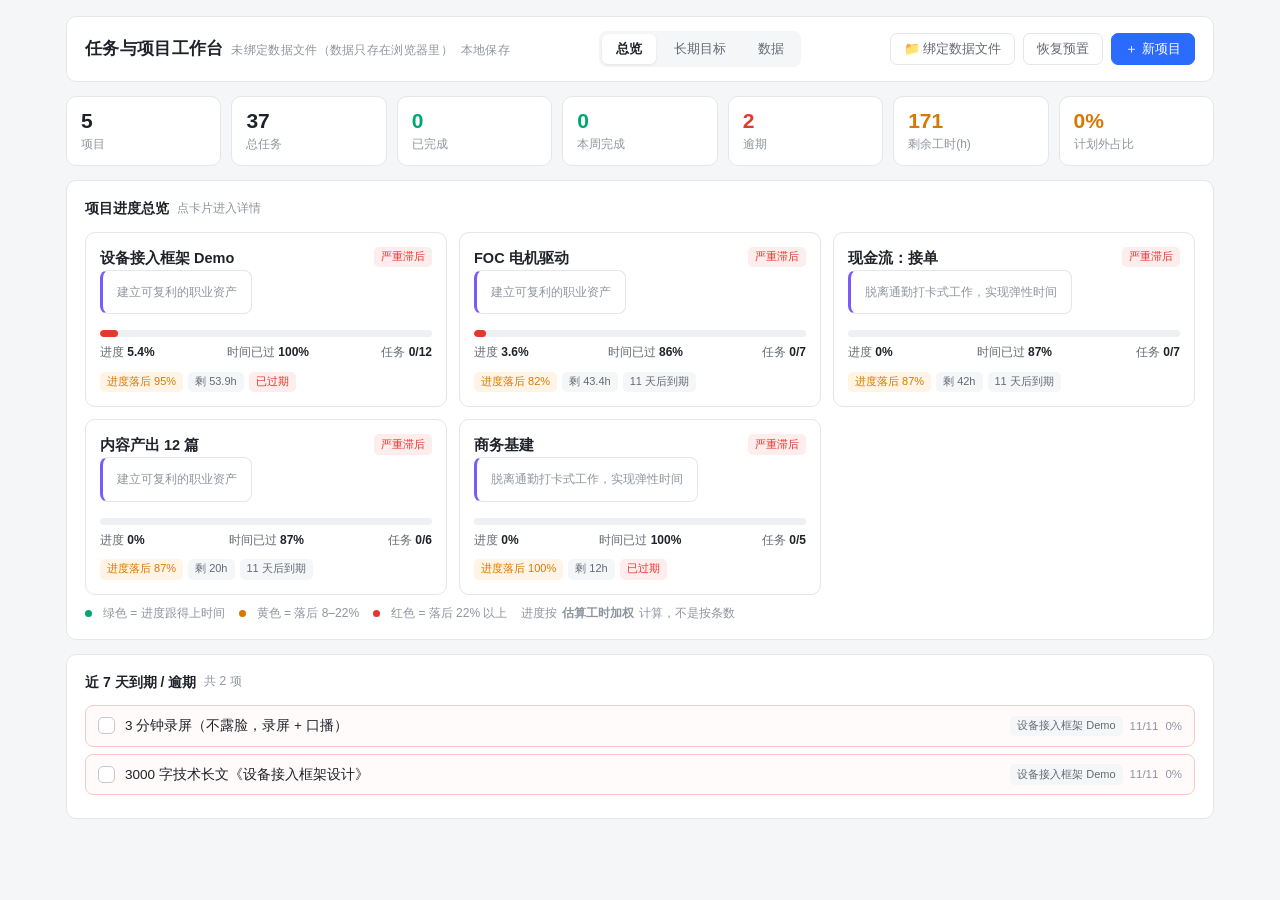
<file: public/WorkTable.html>
<!DOCTYPE html>
<html lang="zh-CN" data-page-node-id="DWkkXjGHsUzDgyHhYcfPvz">
<head data-page-node-id="qjp7QVkB9vif2ICDePOzaY">
<meta charset="UTF-8" data-page-node-id="O5kZ1hU2nQYp74LH8kaQTM">
<meta name="viewport" content="width=device-width, initial-scale=1.0" data-page-node-id="NBBExENXuztPWV6alq8C2N">
<title>任务与项目工作台</title>
<style>
:root{
  --bg:#f5f6f8;
  --card:#ffffff;
  --line:#e3e6ea;
  --line2:#eef0f3;
  --txt:#1f2329;
  --txt2:#646a73;
  --txt3:#8f959e;
  --blue:#2b6cff;
  --blue-bg:#eef3ff;
  --green:#00a870;
  --green-bg:#e8f8f1;
  --amber:#d97800;
  --amber-bg:#fff4e6;
  --red:#e5382d;
  --red-bg:#fdeeed;
  --purple:#7a5af8;
  --purple-bg:#f1eefe;
  --radius:10px;
}
*{box-sizing:border-box;margin:0;padding:0}
body{
  font-family:-apple-system,BlinkMacSystemFont,"Segoe UI","PingFang SC","Microsoft YaHei",sans-serif;
  background:var(--bg);color:var(--txt);font-size:14px;line-height:1.6;
  -webkit-font-smoothing:antialiased;
}
.wrap{max-width:1180px;margin:0 auto;padding:16px}
/* ---------- 顶栏 ---------- */
header{
  background:var(--card);border:1px solid var(--line);border-radius:var(--radius);
  padding:14px 18px;margin-bottom:14px;
  display:flex;flex-wrap:wrap;gap:12px;align-items:center;justify-content:space-between;
}
h1{font-size:17px;font-weight:600;letter-spacing:.3px}
h1 small{font-weight:400;color:var(--txt3);font-size:12px;margin-left:8px}
.tabs{display:flex;gap:4px;background:var(--bg);padding:3px;border-radius:8px}
.tab{
  padding:6px 14px;border-radius:6px;cursor:pointer;font-size:13px;
  color:var(--txt2);border:none;background:none;font-family:inherit;transition:.15s;
}
.tab:hover{color:var(--txt)}
.tab.on{background:var(--card);color:var(--txt);font-weight:600;box-shadow:0 1px 3px rgba(0,0,0,.08)}
.acts{display:flex;gap:8px;flex-wrap:wrap}
button{font-family:inherit;cursor:pointer}
.btn{
  padding:6px 13px;border-radius:7px;border:1px solid var(--line);background:var(--card);
  color:var(--txt2);font-size:13px;transition:.15s;
}
.btn:hover{border-color:var(--blue);color:var(--blue)}
.btn.pri{background:var(--blue);border-color:var(--blue);color:#fff}
.btn.pri:hover{background:#1e5ae0;color:#fff}
.btn.danger:hover{border-color:var(--red);color:var(--red)}
.btn.sm{padding:3px 9px;font-size:12px;border-radius:6px}
/* ---------- 统计条 ---------- */
.stats{display:grid;grid-template-columns:repeat(auto-fit,minmax(112px,1fr));gap:10px;margin-bottom:14px}
.stat{
  background:var(--card);border:1px solid var(--line);border-radius:var(--radius);
  padding:11px 14px;
}
.stat .n{font-size:21px;font-weight:600;line-height:1.25;font-variant-numeric:tabular-nums}
.stat .l{font-size:12px;color:var(--txt3);margin-top:1px}
.stat.warn .n{color:var(--amber)}
.stat.bad .n{color:var(--red)}
.stat.good .n{color:var(--green)}
/* ---------- 通用面板 ---------- */
.panel{
  background:var(--card);border:1px solid var(--line);border-radius:var(--radius);
  padding:16px 18px;margin-bottom:14px;
}
.panel > h2{font-size:14px;font-weight:600;margin-bottom:12px;display:flex;align-items:center;gap:8px}
.panel > h2 .hint{font-weight:400;font-size:12px;color:var(--txt3)}
.hr{height:1px;background:var(--line2);margin:14px 0}
/* ---------- 项目卡片 ---------- */
.pgrid{display:grid;grid-template-columns:repeat(auto-fill,minmax(320px,1fr));gap:12px}
.pcard{
  border:1px solid var(--line);border-radius:var(--radius);padding:14px;
  cursor:pointer;transition:.15s;background:var(--card);position:relative;
}
.pcard:hover{border-color:var(--blue);box-shadow:0 2px 10px rgba(43,108,255,.08)}
.pcard .top{display:flex;align-items:flex-start;justify-content:space-between;gap:8px;margin-bottom:2px}
.pcard .name{font-weight:600;font-size:14.5px}
.pcard .goal{font-size:11.5px;color:var(--txt3);margin-bottom:9px}
.dot{width:7px;height:7px;border-radius:50%;display:inline-block;margin-right:6px;vertical-align:middle}
.bar{height:7px;background:var(--line2);border-radius:4px;overflow:hidden;margin:7px 0 6px}
.bar > i{display:block;height:100%;border-radius:4px;transition:width .35s}
.pcard .row{display:flex;justify-content:space-between;font-size:12px;color:var(--txt2);gap:8px}
.pcard .row b{font-variant-numeric:tabular-nums;color:var(--txt);font-weight:600}
.tags{display:flex;gap:5px;flex-wrap:wrap;margin-top:9px}
.tag{
  font-size:11px;padding:1.5px 7px;border-radius:5px;background:var(--bg);
  color:var(--txt2);white-space:nowrap;
}
.tag.blue{background:var(--blue-bg);color:var(--blue)}
.tag.green{background:var(--green-bg);color:var(--green)}
.tag.amber{background:var(--amber-bg);color:var(--amber)}
.tag.red{background:var(--red-bg);color:var(--red)}
.tag.purple{background:var(--purple-bg);color:var(--purple)}
/* ---------- 任务列表 ---------- */
.taskgroup{margin-bottom:6px}
.tgrouphead{
  font-size:12.5px;font-weight:600;color:var(--txt2);padding:5px 0 7px;
  display:flex;align-items:center;gap:8px;
}
.tgrouphead::after{content:"";flex:1;height:1px;background:var(--line2)}
.task{
  border:1px solid var(--line2);border-radius:8px;margin-bottom:7px;
  background:var(--card);transition:.15s;overflow:hidden;
}
.task:hover{border-color:#d4d9e0}
.task.done{background:#fafbfc}
.task.done .ttl{color:var(--txt3);text-decoration:line-through}
.task.overdue{border-color:#f7c9c5;background:#fffbfa}
.thead{display:flex;align-items:center;gap:10px;padding:9px 12px}
.cbx{
  width:17px;height:17px;min-width:17px;border:1.5px solid #c3c8d0;border-radius:5px;
  cursor:pointer;display:flex;align-items:center;justify-content:center;
  background:#fff;transition:.15s;position:relative;
}
.cbx:hover{border-color:var(--green)}
.cbx.on{background:var(--green);border-color:var(--green)}
.cbx.on::after{content:"";width:4px;height:8px;border:#fff solid;border-width:0 1.5px 1.5px 0;transform:rotate(45deg) translate(-1px,-1px)}
.ttl{flex:1;font-size:13.5px;cursor:pointer;min-width:0;word-break:break-word}
.tmeta{display:flex;align-items:center;gap:7px;flex-shrink:0}
.mini{font-size:11.5px;color:var(--txt3);font-variant-numeric:tabular-nums;white-space:nowrap}
.expand{
  width:22px;height:22px;border-radius:5px;border:none;background:var(--bg);color:var(--txt3);
  font-size:11px;line-height:1;display:flex;align-items:center;justify-content:center;
}
.expand:hover{background:var(--blue-bg);color:var(--blue)}
.tbody{padding:0 12px 12px 39px;display:none;border-top:1px solid var(--line2);padding-top:11px;background:#fcfcfd}
.tbody.open{display:block}
.field{display:flex;align-items:center;gap:8px;margin-bottom:8px;flex-wrap:wrap}
.field > label{font-size:12px;color:var(--txt3);min-width:56px}
input[type=text],input[type=number],input[type=date],select,textarea{
  font-family:inherit;font-size:13px;padding:5px 9px;border:1px solid var(--line);
  border-radius:6px;background:#fff;color:var(--txt);outline:none;
}
input:focus,select:focus,textarea:focus{border-color:var(--blue)}
input[type=text]{flex:1;min-width:120px}
textarea{width:100%;resize:vertical;line-height:1.55}
input[type=range]{flex:1;min-width:120px;accent-color:var(--blue)}
.subs{margin-top:6px;padding-left:2px}
.sub{display:flex;align-items:center;gap:8px;padding:4px 0}
.sub .cbx{width:15px;height:15px;min-width:15px;border-radius:4px}
.sub .stxt{flex:1;font-size:13px}
.sub.done .stxt{color:var(--txt3);text-decoration:line-through}
.subdel{border:none;background:none;color:var(--txt3);font-size:15px;padding:0 4px;line-height:1}
.subdel:hover{color:var(--red)}
.addline{display:flex;gap:8px;align-items:center;margin-top:10px}
/* ---------- 重估时间线 ---------- */
.tl{position:relative;padding-left:18px;margin-top:4px}
.tl::before{content:"";position:absolute;left:5px;top:6px;bottom:6px;width:1.5px;background:var(--line)}
.tlitem{position:relative;padding:0 0 13px 0}
.tlitem::before{
  content:"";position:absolute;left:-16px;top:6px;width:7px;height:7px;border-radius:50%;
  background:#fff;border:2px solid var(--blue);
}
.tlitem.base::before{border-color:var(--txt3)}
.tlitem .when{font-size:12px;color:var(--txt3);font-variant-numeric:tabular-nums}
.tlitem .what{font-size:13px;margin-top:1px}
.tlitem .note{font-size:12.5px;color:var(--txt2);margin-top:2px}
/* ---------- 目标 ---------- */
.goal{
  border:1px solid var(--line);border-left:3px solid var(--purple);border-radius:8px;
  padding:12px 14px;margin-bottom:10px;background:var(--card);
}
.goal h3{font-size:14px;font-weight:600;margin-bottom:3px}
.goal p{font-size:12.5px;color:var(--txt2)}
/* ---------- 弹层 ---------- */
.mask{
  position:fixed;inset:0;background:rgba(15,20,30,.42);display:none;
  align-items:center;justify-content:center;padding:16px;z-index:50;
}
.mask.on{display:flex}
.modal{
  background:var(--card);border-radius:12px;padding:20px;width:100%;max-width:460px;
  max-height:88vh;overflow:auto;
}
.modal h3{font-size:15.5px;margin-bottom:14px;font-weight:600}
.modal .field > label{min-width:70px}
.modal .field{align-items:flex-start;margin-bottom:11px}
.modal .field input,.modal .field select,.modal .field textarea{flex:1;width:100%}
.mfoot{display:flex;justify-content:flex-end;gap:8px;margin-top:16px}
.tip{font-size:12.5px;color:var(--txt3);margin-top:4px;line-height:1.55}
.empty{text-align:center;color:var(--txt3);padding:34px 12px;font-size:13px}
.hide{display:none!important}
.toast{
  position:fixed;left:50%;bottom:26px;transform:translateX(-50%) translateY(70px);
  background:#1f2329;color:#fff;padding:9px 18px;border-radius:8px;font-size:13px;
  opacity:0;transition:.28s;z-index:99;pointer-events:none;max-width:88vw;text-align:center;
}
.toast.on{opacity:1;transform:translateX(-50%) translateY(0)}
.legend{font-size:12px;color:var(--txt3);display:flex;gap:14px;flex-wrap:wrap;margin-top:9px}
.legend span{display:flex;align-items:center;gap:5px}
@media (max-width:620px){
  .wrap{padding:10px}
  .stats{grid-template-columns:repeat(2,1fr)}
  .pgrid{grid-template-columns:1fr}
  .tabs{width:100%;justify-content:space-between}
  .tab{padding:6px 8px;font-size:12.5px;flex:1;text-align:center}
  header{padding:12px}
  .tbody{padding-left:12px}
}
</style>
</head>
<body data-page-node-id="lTxCdBPBUEEjUGSBVtYaFK">
<div class="wrap" data-page-node-id="oE8bd0suTvjF1NNhsHy8WW">

  <header data-page-node-id="YVaJqbOkL9iQ6gJWGJdBJ8">
    <h1 data-page-node-id="vW9dBCrAZYtwkHg82l3NeY">任务与项目工作台<small id="fileState">未绑定数据文件</small><small id="saved" data-page-node-id="yDJWDfAk0K2qWYsWzYalBK">本地保存</small></h1>
    <div class="tabs" data-page-node-id="l9kFTyz8ZekKxu8EH8mHNV">
      <button class="tab on" data-view="overview" data-page-node-id="9HSWs2Dx58R4wrAWZPkwTB">总览</button>
      <button class="tab" data-view="goals" data-page-node-id="Btgo7COqWYGyXEUNU1E6sZ">长期目标</button>
      <button class="tab" data-view="data" data-page-node-id="yVj9GUnQ9zhcxXcBkS57aD">数据</button>
    </div>
    <div class="acts" data-page-node-id="EohvM0G5YjBMAlcRzRCVhN">
      <button class="btn" id="btnFile">📁 绑定数据文件</button>
      <button class="btn" id="btnReset" data-page-node-id="9r2PUehoxcTDGJAsi8ttwD">恢复预置</button>
      <button class="btn pri" id="btnProject" data-page-node-id="CBpvp1AR0ACzbgWcpfKFuR">＋ 新项目</button>
    </div>
  </header>

  <div id="view" data-page-node-id="JBpbjtYFW6hpVL1JqekvdX"></div>
</div>

<!-- 项目弹窗 -->
<div class="mask" id="mProject" data-page-node-id="H9D2YAmj7U8dOmiolVu47L"><div class="modal" data-page-node-id="n1lySBfjZibcDKsYfN0IJ2">
  <h3 id="mpTitle" data-page-node-id="mVculzDublgOMoDEwYE07Y">新建项目</h3>
  <div class="field" data-page-node-id="iC4OWhCkhNyo5EFEDuDwMS"><label data-page-node-id="XGsZOCikUDKVBZwjtYrgbt">项目名称</label><input type="text" id="mpName" placeholder="例如：设备接入框架 Demo" data-page-node-id="A7sO6KRkHDh2W8UvfVwjRr"></div>
  <div class="field" data-page-node-id="eLfAo7zOrsFnIUxw2s6Yr9"><label data-page-node-id="tGt6KPMnUxJ4YLByu92wKI">归属目标</label><select id="mpGoal" data-page-node-id="un0Pulm8vq5b0F3r2UV1M4"></select></div>
  <div class="field" data-page-node-id="rASLmMPzAvRqc9AIHVWFrN"><label data-page-node-id="8qwdCZOr1HBJrhVz5KpxFd">一句话说明</label><textarea id="mpDesc" rows="2" placeholder="这个项目是为了什么"></textarea></div>
  <div class="field" data-page-node-id="SbuNENkFv4RC7MyVJCQXSt"><label data-page-node-id="Ub3uUswH8ufPcPOLA9ltAw">开始日期</label><input type="date" id="mpStart" data-page-node-id="FPzFZ7pxXaswaCaxZtzMxU"></div>
  <div class="field" data-page-node-id="pTTEWKCU0L4pD4A1pelcxb"><label data-page-node-id="8Qj073z0j76rug6UZVJL9E">当前截止日</label><input type="date" id="mpDeadline" data-page-node-id="oxKCkdFxxa0YayWv0dsS5L"></div>
  <div class="field" data-page-node-id="nINyl79NfFw97niXH9YxVU"><label data-page-node-id="Hy6w3VqH8PMhcnPFeWPt5D">估算工时</label><input type="number" id="mpHours" min="0" step="1" placeholder="小时，可空" data-page-node-id="dhe9XYQdflq8c2UhLGV1cn"></div>
  <div class="tip" data-page-node-id="XZngCSVQzsSPJd98T6srzG">估算工时只影响"加权进度"的权重，填不准没关系，后面可以重估。</div>
  <div class="mfoot" data-page-node-id="CiJzMOKG3HO2PMTZFbUSlZ"><button class="btn" data-close data-page-node-id="beqysSRKsubnrcTmjzBfua">取消</button><button class="btn pri" id="mpSave" data-page-node-id="cr5tsKU7CYR55yP70qW89n">保存</button></div>
</div></div>

<!-- 重估弹窗 -->
<div class="mask" id="mRe" data-page-node-id="2xiviEmYsArnwKIVHn7FF8"><div class="modal" data-page-node-id="nAGfqcxMH7snTsDhICkA6M">
  <h3 data-page-node-id="Vf4ny02CuuBJcRtuH8ONJU">重新评估这个项目</h3>
  <div class="tip" style="margin-bottom:12px" data-page-node-id="gWjTPugxl4bBCrmKlV7V1O">
    做着一半发现工作量不对——这是正常现象，不是失败。<br data-page-node-id="pwONqwZH8Q1t9EDvKtrnmO">
    这里记录一次重估，历史会保留下来，让你看见自己估算偏差的变化趋势。
  </div>
  <div class="field" data-page-node-id="H7GaIcYHQuyXHHL4D2qHqp"><label data-page-node-id="kfZ7GrBoiGxvDJSKDGcNdu">新截止日</label><input type="date" id="mrDeadline" data-page-node-id="XExYTmmxWSCbgfh9rVlsba"></div>
  <div class="field" data-page-node-id="yZlInDpyoSQHCkcq0t6xWa"><label data-page-node-id="AHrjURBcuceV6jAczDZRHi">新估算工时</label><input type="number" id="mrHours" min="0" step="1" placeholder="全部完成后总共需要多少小时" data-page-node-id="uAd23oVdWckCD2PinEArou"></div>
  <div class="field" data-page-node-id="ZvIsUwMBpNyUmIF8w8HaSn"><label data-page-node-id="JlZQ7bwIvAJpbg7k4a8Cp4">这次为什么</label><textarea id="mrNote" rows="3" placeholder="例如：原以为 HAL 层 4 小时，实际要处理三种通信模块的差异，涨到 12 小时"></textarea></div>
  <div class="mfoot" data-page-node-id="KTVTttaX85qTT2M4vKK4vq"><button class="btn" data-close data-page-node-id="APaZy9xMJCMlulGvg9Iuur">取消</button><button class="btn pri" id="mrSave" data-page-node-id="hHrjGzE1SD8zPtuzBpVnu8">记录重估</button></div>
</div></div>

<!-- 任务弹窗 -->
<div class="mask" id="mTask" data-page-node-id="0Yk8iFyIGc4f8B7ttnDCED"><div class="modal" data-page-node-id="DgydZlA0cLzmavtpBpMC4T">
  <h3 id="mtTitle" data-page-node-id="A1l5q3uEWbMksHLhKzE3ZH">新增任务</h3>
  <div class="field" data-page-node-id="GmUt6W7HwCUmtza99r509y"><label data-page-node-id="3JKbp8PIkxBf39fDnEeE18">任务名称</label><input type="text" id="mtName" placeholder="要做什么" data-page-node-id="PcJVOCmOnXcMrMEqStGRUr"></div>
  <div class="field" data-page-node-id="IeoWIXzCKsCatBcXFFkISY"><label data-page-node-id="WCSuLmf241rib3WoId40xa">估算工时</label><input type="number" id="mtHours" min="0" step="0.5" placeholder="小时，可空" data-page-node-id="3IBVDisslfkAZQ4DtRU4ZP"></div>
  <div class="field" data-page-node-id="2VPxbHP4h7LBC2iaspJx5m"><label data-page-node-id="7Wcer4Dj7uA2tOjp82zaPb">优先级</label>
    <select id="mtPri" data-page-node-id="r7Ff6njm6lkqOwq084ER7Z"><option value="high" data-page-node-id="lfqalua3qm3sp1SBTJBw3j">高</option><option value="mid" selected data-page-node-id="I8wAJguUACgHWbLxtd0WkY">中</option><option value="low" data-page-node-id="Jqqy8ZBqDaDoblzHuoiX2b">低</option></select>
  </div>
  <div class="field" data-page-node-id="cFs1e5g5bczBNx8Kwsz0Mo"><label data-page-node-id="MeZK6xtgGopCEoa9uf1MMn">截止日</label><input type="date" id="mtDue" data-page-node-id="IPxsTrUmrAqFokdzEQTsU0"></div>
  <div class="field" data-page-node-id="c25nigL44Q8ce5bAtDFrXC"><label data-page-node-id="QRRKRgYR0sLnd0ybyxjEr9">备注</label><textarea id="mtNote" rows="2" placeholder="可空"></textarea></div>
  <div class="field" style="margin-top:-2px" data-page-node-id="msYRYwTJlLC09erFNznHbl">
    <label data-page-node-id="QeqtGDEweiqqfRgHTwxRqm"></label>
    <label style="display:flex;align-items:center;gap:7px;font-size:13px;color:var(--txt2);min-width:0;cursor:pointer" data-page-node-id="oDiX8FvU7dMWqnneFcJyEV">
      <input type="checkbox" id="mtEmergent" style="width:auto;flex:none" data-page-node-id="HLgRwXFZxp5Wq93V18VEi3">
      这是做起来才发现的新任务（计划外）
    </label>
  </div>
  <div class="tip" data-page-node-id="kAvdtaOPwbuYBtaHjGvGPo">勾上"计划外"会单独统计。你在总览看到的「计划外占比」，就是这套计划前期估算的失真程度。</div>
  <div class="mfoot" data-page-node-id="Xa7PFRvewWHmDl136HNHlI"><button class="btn" data-close data-page-node-id="a6B1UuFvy4FMegH7d67jc2">取消</button><button class="btn pri" id="mtSave" data-page-node-id="ICQsvyCQ2nFs0CUqu96VUQ">保存</button></div>
</div></div>

<div class="toast" id="toast" data-page-node-id="c1sKK5T79C7rdnA5i7X9hB"></div>

<script>
/* =========================================================
   数据层
   ========================================================= */
const KEY = 'hbo_task_workbench_v1';
const S = { goals:[], projects:[], tasks:[], subtasks:{} };
let view = 'overview';
let openProject = null;
let openTask = null;
let editingProject = null;
let editingTask = null;
let taskCtx = null;

function uid(p){ return p + Math.random().toString(36).slice(2,9) + Date.now().toString(36).slice(-4); }
/* 全部用本地时间，避免 UTC 换算在东八区凌晨差一天 */
function ymd(d){ const z=n=>String(n).padStart(2,'0'); return d.getFullYear()+'-'+z(d.getMonth()+1)+'-'+z(d.getDate()); }
function today(){ return ymd(new Date()); }
function addDays(iso,n){ const d=new Date(iso+'T12:00:00'); d.setDate(d.getDate()+n); return ymd(d); }
function daysBetween(a,b){ return Math.round((new Date(b+'T12:00:00')-new Date(a+'T12:00:00'))/86400000); }
function fmt(iso){ if(!iso) return '—'; const p=iso.split('-'); return p[1]+'/'+p[2]; }
function esc(s){ return String(s==null?'':s).replace(/[&<>"']/g, c=>({'&':'&amp;','<':'&lt;','>':'&gt;','"':'&quot;',"'":'&#39;'}[c])); }

/* ---------- 预置数据 ---------- */
function preset(){
  const g1=uid('g'), g2=uid('g');
  const pA=uid('p'), pB=uid('p'), pC=uid('p'), pD=uid('p'), pE=uid('p');
  const goals=[
    {id:g1,title:'脱离通勤打卡式工作，实现弹性时间',desc:'不被通勤和打卡绑住，按自己的节奏安排工作'},
    {id:g2,title:'建立可复利的职业资产',desc:'每次投入都能沉淀成可重复使用的东西，而不是一次性出卖时间'}
  ];
  const projects=[
    {id:pA,goalId:g2,name:'设备接入框架 Demo',desc:'干净房间重写国标协议框架 + 可演示 Demo + 录屏 + 长文（最高杠杆）',
     startedAt:'2026-09-17',deadline:'2026-11-11',estHours:60,status:'active',
     baseline:{at:'2026-09-17',deadline:'2026-11-11',estHours:60,note:'初始基线：按每周 6–8 小时估算，8 周完成'},
     reestimates:[]},
    {id:pB,goalId:g2,name:'FOC 电机驱动',desc:'从原理图到带载运行，打开石家庄 12–24K 岗位的门',
     startedAt:'2026-09-24',deadline:'2026-12-16',estHours:45,status:'active',
     baseline:{at:'2026-09-24',deadline:'2026-12-16',estHours:45,note:'初始基线：含理论学习与硬件打板'},
     reestimates:[]},
    {id:pC,goalId:g1,name:'现金流：接单',desc:'报价、交付、按标准价成交，建立"我能收钱"的实证',
     startedAt:'2026-09-17',deadline:'2026-12-16',estHours:50,status:'active',
     baseline:{at:'2026-09-17',deadline:'2026-12-16',estHours:50,note:'初始基线：目标 3 单'},
     reestimates:[]},
    {id:pD,goalId:g2,name:'内容产出 12 篇',desc:'把做的事写出来，形成获客入口与复利资产',
     startedAt:'2026-09-17',deadline:'2026-12-16',estHours:30,status:'active',
     baseline:{at:'2026-09-17',deadline:'2026-12-16',estHours:30,note:'初始基线：每周 1 篇'},
     reestimates:[]},
    {id:pE,goalId:g1,name:'商务基建',desc:'报价表 / 合同模板 / 交付文档 / 客户名单 / 作品集',
     startedAt:'2026-09-17',deadline:'2026-09-30',estHours:12,status:'active',
     baseline:{at:'2026-09-17',deadline:'2026-09-30',estHours:12,note:'初始基线：两周内一次性搭好'},
     reestimates:[]}
  ];
  const T=(pid,name,est,extra)=>Object.assign({
    id:uid('t'),projectId:pid,title:name,note:'',status:'todo',origin:'planned',
    priority:'mid',estHours:est,actualHours:0,progress:0,
    createdAt:'2026-09-17',dueAt:'',doneAt:''
  },extra||{});
  const tasks=[
    /* P-A */
    T(pA,'建独立 Git 仓库，首次 commit 写清"独立实现"',1,{priority:'high',status:'doing',progress:40,note:'只带知识不带公司代码，保留时间戳作为权属证据'}),
    T(pA,'HAL 抽象层：统一串口 / 以太网 / 4G 接口',4,{priority:'high',estHours:4}),
    T(pA,'串口收发 + 环形缓冲',4,{priority:'high'}),
    T(pA,'帧解析 + CRC 校验',5,{}),
    T(pA,'状态机：配置阶段',6,{}),
    T(pA,'状态机：连接阶段 + 心跳超时',6,{}),
    T(pA,'双角色切换（服务器 ↔ 客户端）',6,{priority:'high'}),
    T(pA,'函数注册扩展点（新设备只实现两个回调）',4,{}),
    T(pA,'PC 端上位机后台（Python，AI 辅助）',8,{}),
    T(pA,'3 分钟录屏（不露脸，录屏 + 口播）',3,{dueAt:'2026-11-11'}),
    T(pA,'3000 字技术长文《设备接入框架设计》',6,{dueAt:'2026-11-11'}),
    T(pA,'移植文档 + 示例工程',4,{}),
    /* P-B */
    T(pB,'FOC 理论学习：Clarke / Park / SVPWM',8,{priority:'high',status:'doing',progress:20}),
    T(pB,'驱动板原理图 + PCB',10,{}),
    T(pB,'开环转起来',4,{}),
    T(pB,'电流环调试',8,{priority:'high'}),
    T(pB,'MATLAB / Simulink 仿真波形',6,{}),
    T(pB,'FreeRTOS 移植',6,{}),
    T(pB,'带载运行 + 录波形',3,{dueAt:'2026-12-16'}),
    /* P-C */
    T(pC,'作品集整理：3 张成品照片拍照（要拍"装上能用"的状态）',3,{priority:'high'}),
    T(pC,'闲鱼挂"定制零件·测量建模打印试装"',1,{priority:'high'}),
    T(pC,'交付第一单（破零，金额不限）',8,{priority:'high'}),
    T(pC,'交付第二单（这次按标准价报，不降价）',10,{}),
    T(pC,'交付第三单',10,{}),
    T(pC,'加入 3 个行业社群并以"回答问题"建立存在感',4,{}),
    T(pC,'主动联系 10 个目标客户',6,{}),
    /* P-D */
    T(pD,'第一篇《我如何在单片机上实现一套国标设备协议》',4,{priority:'high'}),
    T(pD,'第二篇《为什么我不再按"代打"报价》',3,{}),
    T(pD,'降载期每周 1 篇 ×4（10/1–10/28）',4,{}),
    T(pD,'多平台分发：知乎 + B站 + 电子发烧友',3,{}),
    T(pD,'上架数字产品（专栏/小册 ¥49–99）',5,{}),
    T(pD,'累计 ≥12 篇盘点',1,{}),
    /* P-E */
    T(pE,'报价表：轻装包 / 标准包 / 完整包 三套餐',2,{priority:'high'}),
    T(pE,'合同模板：验收标准 + 预收 30–50% + 滞纳条款',3,{priority:'high'}),
    T(pE,'交付文档模板（AI 生成后审核）',2,{}),
    T(pE,'目标客户名单 ≥10 人',3,{}),
    T(pE,'GitHub 作品集 README',2,{})
  ];
  const subtasks={};
  const subOf={
    1:[['接口定义','done'],['串口实现','done'],['以太网/4G 实现','']],
    3:[['接收中断 + IDLE',''],['环形缓冲实现',''],['逐字节回调','']],
    4:[['帧头帧尾识别',''],['CRC 计算与校验',''],['异常帧丢弃策略','']]
  };
  Object.keys(subOf).forEach(i=>{
    subtasks[tasks[i].id]=subOf[i].map(s=>({id:uid('s'),title:s[0],done:s[1]==='done'}));
  });
  return {goals,projects,tasks,subtasks};
}

function load(){
  try{
    const raw=localStorage.getItem(KEY);
    if(raw){ const d=JSON.parse(raw); S.goals=d.goals||[]; S.projects=d.projects||[]; S.tasks=d.tasks||[]; S.subtasks=d.subtasks||{}; return; }
  }catch(e){}
  Object.assign(S,preset());
}
function save(){
  try{ localStorage.setItem(KEY,JSON.stringify(S)); flash(); }
  catch(e){ toast('浏览器存储不可用'); }
  if(SERVE_MODE){ scheduleApiPush(); return; }
  scheduleFileWrite();
}
let flashT;
function flash(){
  const el=document.getElementById('saved');
  if(!el) return;
  el.textContent='已保存 '+new Date().toLocaleTimeString('zh-CN',{hour:'2-digit',minute:'2-digit'});
  clearTimeout(flashT);
}

/* =========================================================
   运行环境判定（决定数据到底存哪里）
   serve  = 用本地小服务打开（http://IP:8787）→ 存服务器上的 json 文件，多设备天然同步
   local  = Chrome 直接打开本地 html（file://）→ 可绑定本地文件（File System Access API）
   iframe = 在线嵌入（资料库 / 网页 iframe）→ 浏览器禁止文件选择器，只能手动导入导出
   nofsa  = 非 Chromium 浏览器直接打开 → 无文件绑定能力
   ========================================================= */
const SERVE_MODE = !!window.__WB_SERVE__;
const IN_IFRAME = (()=>{ try{ return window.self!==window.top; }catch(e){ return true; } })();
const HAS_FSA = ('showSaveFilePicker' in window);
const ENV = SERVE_MODE ? 'serve' : (HAS_FSA && !IN_IFRAME ? 'local' : (IN_IFRAME ? 'iframe' : 'nofsa'));
const FSA_OK = (ENV==='local');
const IDB_NAME='hbo_workbench', IDB_STORE='handles', IDB_KEY='dataFile';
let fileHandle=null, fileWriteTimer=null, fileState='none', fileErr='', fileSavedAt=null;
let apiTimer=null, apiState='idle', apiAt=null;

/* ---------- 服务模式：与 server.js 的 /api/data 收发 ---------- */
function scheduleApiPush(){
  clearTimeout(apiTimer);
  apiTimer=setTimeout(pushApi,400);
}
async function pushApi(){
  if(!SERVE_MODE) return;
  try{
    const r=await fetch('/api/data',{method:'POST',headers:{'Content-Type':'application/json'},body:JSON.stringify(S)});
    if(!r.ok) throw new Error('HTTP '+r.status);
    apiAt=new Date(); apiState='ok'; renderFileState();
  }catch(e){
    apiState='err'; renderFileState();
    toast('写服务端失败：'+(e.message||e));
  }
}
async function pullApi(){
  if(!SERVE_MODE) return false;
  try{
    const r=await fetch('/api/data',{cache:'no-store'});
    if(!r.ok) throw new Error('HTTP '+r.status);
    const d=await r.json();
    if(d && Array.isArray(d.tasks) && d.tasks.length){
      S.goals=d.goals||[]; S.projects=d.projects||[]; S.tasks=d.tasks||[]; S.subtasks=d.subtasks||{};
      try{ localStorage.setItem(KEY,JSON.stringify(S)); }catch(e){}
      return true;
    }
    apiState='ok';
  }catch(e){ apiState='err'; }
  return false;
}

function openIdb(){
  return new Promise((res,rej)=>{
    if(!window.indexedDB){ rej(new Error('no-idb')); return; }
    const r=indexedDB.open(IDB_NAME,1);
    r.onupgradeneeded=()=>{ const db=r.result; if(!db.objectStoreNames.contains(IDB_STORE)) db.createObjectStore(IDB_STORE); };
    r.onsuccess=()=>res(r.result);
    r.onerror=()=>rej(r.error);
  });
}
async function idbPut(v){
  const db=await openIdb();
  return new Promise((res,rej)=>{ const tx=db.transaction(IDB_STORE,'readwrite'); tx.objectStore(IDB_STORE).put(v,IDB_KEY); tx.oncomplete=()=>res(); tx.onerror=()=>rej(tx.error); });
}
async function idbGet(){
  const db=await openIdb();
  return new Promise((res,rej)=>{ const tx=db.transaction(IDB_STORE,'readonly'); const q=tx.objectStore(IDB_STORE).get(IDB_KEY); q.onsuccess=()=>res(q.result); q.onerror=()=>rej(q.error); });
}
async function idbDel(){
  const db=await openIdb();
  return new Promise((res,rej)=>{ const tx=db.transaction(IDB_STORE,'readwrite'); tx.objectStore(IDB_STORE).delete(IDB_KEY); tx.oncomplete=()=>res(); tx.onerror=()=>rej(tx.error); });
}

function setFileState(s,err){ fileState=s; fileErr=err||''; renderFileState(); }
function renderFileState(){
  const tag=document.getElementById('fileState');
  const btn=document.getElementById('btnFile');
  if(!tag) return;
  const hhmm=d=>d?d.toLocaleTimeString('zh-CN',{hour:'2-digit',minute:'2-digit'}):'';

  if(ENV==='serve'){
    if(btn) btn.style.display='none';
    tag.textContent = apiState==='err'
      ? '⚠ 服务端连接失败（检查窗口是否关掉了）'
      : '☁ 本地服务模式 · 数据存在服务器 json 文件里'+(apiAt?' · 已写入 '+hhmm(apiAt):'');
    return;
  }
  if(btn) btn.style.display='';

  if(ENV==='iframe'){
    tag.textContent='⚠ 在线嵌入环境：浏览器禁止读写你的文件';
    if(btn) btn.textContent='📁 绑定数据文件（需本地打开）';
    return;
  }
  if(ENV==='nofsa'){
    tag.textContent='⚠ 当前浏览器不支持绑定本地文件';
    if(btn) btn.textContent='📁 绑定数据文件（换 Chrome/Edge）';
    return;
  }
  const nm=fileHandle?fileHandle.name:'数据文件';
  const tm=hhmm(fileSavedAt);
  if(fileState==='bound'){
    tag.textContent='💾 '+nm+(tm?' · 文件写入 '+tm:'');
    btn.textContent='📁 更换数据文件';
  }else if(fileState==='lost'){
    tag.textContent='🔓 文件连接已断开'+(fileErr?'（'+fileErr+'）':'');
    btn.textContent='🔓 恢复文件连接';
  }else{
    tag.textContent='未绑定数据文件（数据只存在浏览器里）';
    btn.textContent='📁 绑定数据文件';
  }
}

async function bindFile(){
  if(ENV==='iframe'){
    toast('在线嵌入环境（资料库 iframe）被浏览器禁止打开文件选择器。请把这个 html 下载到本地，用 Chrome 双击打开再绑定。');
    alert('为什么绑不了：\n\n你现在是在「资料库 / 在线页面」的嵌套框架里打开这个工具。浏览器有条规定——跨来源的嵌套框架不许弹出文件选择器（防止网页偷偷读写你的硬盘）。\n\n解决办法（二选一）：\n① 把 html 下载到电脑，用 Chrome 或 Edge 双击打开 → 就能绑定本地 json 文件。\n② 用「本地服务模式」：双击 start.bat 启动小服务，用浏览器打开它给的网址 → 数据自动存到服务器上的 json，手机也能看。');
    return;
  }
  if(ENV!=='local'){
    toast('当前浏览器不支持绑定本地文件，请用 Chrome / Edge 打开这个 html');
    return;
  }
  let h;
  try{
    h=await window.showSaveFilePicker({
      suggestedName:'工作台数据.json',
      types:[{description:'JSON 数据文件',accept:{'application/json':['.json']}}]
    });
  }catch(e){
    const m=String((e&&e.message)||e||'');
    if(/Cross origin/i.test(m)) toast('在线嵌入环境不允许打开文件选择器，请下载到本地用 Chrome 打开');
    else if(e && e.name!=='AbortError') toast('打不开选择器：'+m);
    return;
  }
  let loaded=false;
  try{
    const txt=(await (await h.getFile()).text()).trim();
    if(txt){
      const d=JSON.parse(txt);
      if(d && Array.isArray(d.tasks) && d.tasks.length){
        if(confirm('这个文件里已经有数据（'+d.tasks.length+' 个任务）。\n\n【确定】载入文件里的数据，页面当前数据被覆盖\n【取消】保留页面上的数据，并覆盖写入这个文件')){
          S.goals=d.goals||[]; S.projects=d.projects||[]; S.tasks=d.tasks||[]; S.subtasks=d.subtasks||{};
          try{ localStorage.setItem(KEY,JSON.stringify(S)); }catch(e){}
          loaded=true; render();
        }
      }
    }
  }catch(e){ /* 空文件或非法 JSON → 走覆盖写入 */ }
  fileHandle=h;
  try{ await idbPut(h); }catch(e){}
  if(loaded){ fileSavedAt=new Date(); setFileState('bound'); toast('已载入文件里的数据'); return; }
  await writeFile(true);
  if(fileState==='bound') toast('已绑定：'+h.name+'（以后每次改动自动写回）');
}

async function writeFile(force){
  if(!fileHandle) return;
  try{
    let perm=await fileHandle.queryPermission({mode:'readwrite'});
    if(perm!=='granted' && force) perm=await fileHandle.requestPermission({mode:'readwrite'});
    if(perm!=='granted'){ setFileState('lost','需要重新授权'); return; }
    const w=await fileHandle.createWritable();
    await w.write(new Blob([JSON.stringify(S,null,2)],{type:'application/json'}));
    await w.close();
    fileSavedAt=new Date();
    setFileState('bound');
  }catch(e){
    setFileState('lost',(e&&e.name)||'写入失败');
  }
}
function scheduleFileWrite(){
  if(!fileHandle) return;
  clearTimeout(fileWriteTimer);
  fileWriteTimer=setTimeout(()=>writeFile(false),600);
}
async function pullFromFile(silent){
  if(!fileHandle) return false;
  try{
    const txt=(await (await fileHandle.getFile()).text()).trim();
    if(!txt) return false;
    const d=JSON.parse(txt);
    if(!d || !Array.isArray(d.tasks)) return false;
    S.goals=d.goals||[]; S.projects=d.projects||[]; S.tasks=d.tasks||[]; S.subtasks=d.subtasks||{};
    try{ localStorage.setItem(KEY,JSON.stringify(S)); }catch(e){}
    render();
    if(!silent) toast('已从文件重新载入');
    return true;
  }catch(e){ if(!silent) toast('读文件失败：'+((e&&e.name)||'')); return false; }
}
async function restoreFileLink(){
  if(!fileHandle){ toast('先绑定一个数据文件'); return; }
  try{
    const perm=await fileHandle.requestPermission({mode:'readwrite'});
    if(perm!=='granted'){ setFileState('lost','授权被拒绝'); return; }
    setFileState('bound');
    await pullFromFile(true);
    await writeFile(true);
    toast('文件连接已恢复');
  }catch(e){ setFileState('lost','恢复失败'); }
}
async function initFile(){
  renderFileState();
  if(!FSA_OK) return;
  let h=null;
  try{ h=await idbGet(); }catch(e){}
  if(!h) return;
  fileHandle=h;
  try{
    const perm=await h.queryPermission({mode:'readwrite'});
    if(perm==='granted'){
      setFileState('bound');
      await pullFromFile(true);
      setFileState('bound');
    }else{
      setFileState('lost','点一下右上角按钮');
    }
  }catch(e){ setFileState('lost','句柄已失效'); }
}
async function unbindFile(){
  if(!confirm('解绑数据文件？\n\n数据不会丢（还在浏览器里），只是不再自动写进文件。')) return;
  clearTimeout(fileWriteTimer);
  fileHandle=null; fileSavedAt=null;
  try{ await idbDel(); }catch(e){}
  setFileState('none');
  toast('已解绑');
}

/* =========================================================
   计算层
   ========================================================= */
function subsOf(id){ return S.subtasks[id]||[]; }
function taskProgress(t){
  if(t.status==='done') return 100;
  const subs=subsOf(t.id);
  if(subs.length) return Math.round(subs.filter(s=>s.done).length/subs.length*100);
  return Math.max(0,Math.min(100,t.progress||0));
}
function tasksOf(pid){ return S.tasks.filter(t=>t.projectId===pid); }
function isOverdue(t){
  return t.status!=='done' && t.dueAt && t.dueAt < today();
}
function pStats(p){
  const ts=tasksOf(p.id).filter(t=>t.status!=='dropped');
  const total=ts.length;
  const done=ts.filter(t=>t.status==='done').length;
  const emergent=ts.filter(t=>t.origin==='emergent').length;
  let wsum=0,wdone=0,remain=0;
  ts.forEach(t=>{
    const w=(t.estHours>0?t.estHours:1);
    const pr=taskProgress(t);
    wsum+=w; wdone+=w*pr/100;
    if(t.status!=='done') remain+=w*(1-pr/100);
  });
  const progress = wsum? wdone/wsum*100 : 0;
  return {total,done,emergent,progress:Math.round(progress*10)/10,
          remain:Math.round(remain*10)/10,
          planned:total-emergent,
          emergentPct: total? Math.round(emergent/total*100):0};
}
function pHealth(p){
  const s=new Date(p.startedAt+'T00:00:00').getTime();
  const e=new Date(p.deadline+'T23:59:59').getTime();
  const now=Date.now();
  let timePct = e>s ? Math.min(100,Math.max(0,(now-s)/(e-s)*100)) : 100;
  const {progress}=pStats(p);
  const gap=progress-timePct;
  let level='good',label='正常';
  if(now< s){ level='idle'; label='未开始'; timePct=0; }
  else if(gap < -22){ level='bad'; label='严重滞后'; }
  else if(gap < -8){ level='warn'; label='偏慢'; }
  return {timePct:Math.round(timePct),gap:Math.round(gap),level,label};
}
function globalStats(){
  const all=S.tasks;
  const done=all.filter(t=>t.status==='done').length;
  const overdue=all.filter(isOverdue).length;
  const emergent=all.filter(t=>t.origin==='emergent').length;
  const t0=today(), w0=addDays(t0,-6);
  const doneToday=all.filter(t=>t.doneAt===t0).length;
  const doneWeek=all.filter(t=>t.doneAt && t.doneAt>=w0 && t.doneAt<=t0).length;
  const remainHours=Math.round(all.filter(t=>t.status!=='done')
      .reduce((a,t)=>a+((t.estHours>0?t.estHours:1)*(1-taskProgress(t)/100)),0));
  return {total:all.length,done,overdue,emergent,
          emergentPct: all.length?Math.round(emergent/all.length*100):0,
          doneToday,doneWeek,remainHours,'projects':S.projects.length};
}

/* =========================================================
   渲染
   ========================================================= */
function render(){
  document.querySelectorAll('.tab').forEach(b=>b.classList.toggle('on',b.dataset.view===view));
  const v=document.getElementById('view');
  if(openProject && view==='overview'){ v.innerHTML=renderProjectDetail(openProject); }
  else if(view==='overview'){ v.innerHTML=renderOverview(); }
  else if(view==='goals'){ v.innerHTML=renderGoals(); }
  else { v.innerHTML=renderData(); }
}
function barColor(p){
  const h=pHealth(p);
  return h.level==='good'?'var(--green)':h.level==='warn'?'var(--amber)':h.level==='bad'?'var(--red)':'var(--txt3)';
}
function renderOverview(){
  const g=globalStats();
  let html='<div class="stats">'
   + st(g.projects,'项目')
   + st(g.total,'总任务')
   + st(g.done,'已完成','good')
   + st(g.doneWeek,'本周完成','good')
   + st(g.overdue,'逾期','bad')
   + st(g.remainHours,'剩余工时(h)','warn')
   + st(g.emergentPct+'%','计划外占比','warn')
   + '</div>';

  html+='<div class="panel"><h2>项目进度总览<span class="hint">点卡片进入详情</span></h2>';
  if(!S.projects.length) html+='<div class="empty">还没有项目，点右上角"新项目"开始</div>';
  else{
    html+='<div class="pgrid">';
    S.projects.forEach(p=>{
      const s=pStats(p), h=pHealth(p);
      const goal=S.goals.find(x=>x.id===p.goalId);
      const left=daysBetween(today(),p.deadline);
      const over=isOverdueProject(p);
      html+='<div class="pcard" data-open="'+p.id+'">'
       + '<div class="top"><div><div class="name">'+esc(p.name)+'</div>'
       + '<div class="goal">'+(goal?esc(goal.title):'未归属目标')+'</div></div>'
       + '<span class="tag '+(h.level==='good'?'green':h.level==='warn'?'amber':h.level==='bad'?'red':'')+'">'+h.label+'</span></div>'
       + '<div class="bar"><i style="width:'+s.progress+'%;background:'+barColor(p)+'"></i></div>'
       + '<div class="row"><span>进度 <b>'+s.progress+'%</b></span>'
       + '<span>时间已过 <b>'+h.timePct+'%</b></span>'
       + '<span>任务 <b>'+s.done+'/'+s.total+'</b></span></div>'
       + '<div class="tags">'
       +   '<span class="tag'+(h.gap<0?' amber':' green')+'">进度'+(h.gap>=0?'领先':'落后')+' '+Math.abs(h.gap)+'%</span>'
       +   '<span class="tag">剩 '+s.remain+'h</span>'
       +   '<span class="tag'+(over?' red':'')+'">'+(over?'已过期':left+' 天后到期')+'</span>'
       +   (s.emergentPct? '<span class="tag purple">计划外 '+s.emergentPct+'%</span>':'')
       +   ((p.reestimates&&p.reestimates.length)? '<span class="tag blue">重估 '+p.reestimates.length+' 次</span>':'')
       + '</div></div>';
    });
    html+='</div>';
  }
  html+='<div class="legend">'
   + '<span><i class="dot" style="background:var(--green)"></i>绿色 = 进度跟得上时间</span>'
   + '<span><i class="dot" style="background:var(--amber)"></i>黄色 = 落后 8–22%</span>'
   + '<span><i class="dot" style="background:var(--red)"></i>红色 = 落后 22% 以上</span>'
   + '<span>进度按<b>估算工时加权</b>计算，不是按条数</span>'
   + '</div>';
  html+='</div>';

  // 今日 / 逾期 任务
  const t0=today();
  const dueSoon=S.tasks.filter(t=>t.status!=='done'&&t.dueAt&&t.dueAt<=addDays(t0,7))
      .sort((a,b)=>(a.dueAt||'').localeCompare(b.dueAt||''));
  html+='<div class="panel"><h2>近 7 天到期 / 逾期<span class="hint">共 '+dueSoon.length+' 项</span></h2>';
  if(!dueSoon.length) html+='<div class="empty">没有临近截止的任务</div>';
  else{
    html+='<div>';
    dueSoon.forEach(t=>{
      const p=S.projects.find(x=>x.id===t.projectId)||{name:'—'};
      const over=isOverdue(t);
      html+='<div class="task'+(over?' overdue':'')+'"><div class="thead">'
       + '<div class="cbx'+(t.status==='done'?' on':'')+'" data-toggle="'+t.id+'"></div>'
       + '<div class="ttl" data-open-task="'+t.id+'">'+esc(t.title)+'</div>'
       + '<div class="tmeta"><span class="tag">'+esc(p.name)+'</span>'
       + '<span class="mini'+(over?' style="color:var(--red)"':'')+'">'+fmt(t.dueAt)+'</span>'
       + '<span class="mini">'+taskProgress(t)+'%</span></div></div></div>';
    });
    html+='</div>';
  }
  html+='</div>';
  return html;
}
function st(n,l,cls){
  return '<div class="stat'+(cls?' '+cls:'')+'"><div class="n">'+(n==null?'0':n)+'</div><div class="l">'+l+'</div></div>';
}
function isOverdueProject(p){
  return p.status==='active' && p.deadline < today() && pStats(p).progress<100;
}

function renderProjectDetail(pid){
  const p=S.projects.find(x=>x.id===pid);
  if(!p){ openProject=null; return renderOverview(); }
  const s=pStats(p), h=pHealth(p), goal=S.goals.find(x=>x.id===p.goalId);
  const left=daysBetween(today(),p.deadline);
  let html='<div class="panel">';
  html+='<div style="display:flex;justify-content:space-between;gap:12px;flex-wrap:wrap;align-items:flex-start">'
   + '<div style="min-width:220px;flex:1">'
   + '<div style="display:flex;align-items:center;gap:9px;flex-wrap:wrap">'
   + '<button class="btn sm" id="backBtn">← 返回总览</button>'
   + '<h2 style="font-size:17px;font-weight:600">'+esc(p.name)+'</h2>'
   + '<span class="tag '+(h.level==='good'?'green':h.level==='warn'?'amber':h.level==='bad'?'red':'')+'">'+h.label+'</span>'
   + '</div>'
   + '<div style="font-size:12.5px;color:var(--txt3);margin-top:5px">'+(goal?esc(goal.title)+' · ':'')+esc(p.desc||'')+'</div>'
   + '</div>'
   + '<div class="acts">'
   + '<button class="btn" id="reBtn">⟳ 重新评估</button>'
   + '<button class="btn" id="editPBtn">编辑</button>'
   + '<button class="btn danger" id="delPBtn">删除</button>'
   + '</div></div>';

  html+='<div class="bar" style="height:10px;margin:15px 0 8px"><i style="width:'+s.progress+'%;background:'+barColor(p)+'"></i></div>';
  html+='<div class="row" style="display:flex;gap:20px;flex-wrap:wrap;font-size:12.5px;color:var(--txt2)">'
   + '<span>进度 <b style="color:var(--txt)">'+s.progress+'%</b>（加权）</span>'
   + '<span>时间已过 <b style="color:var(--txt)">'+h.timePct+'%</b></span>'
   + '<span>差值 <b style="color:'+(h.gap<0?'var(--amber)':'var(--green)')+'">'+(h.gap>=0?'+':'')+h.gap+'%</b></span>'
   + '<span>任务 <b style="color:var(--txt)">'+s.done+' / '+s.total+'</b></span>'
   + '<span>剩余 <b style="color:var(--txt)">'+s.remain+'h</b></span>'
   + '<span>截止 <b style="color:var(--txt)">'+p.deadline+'</b>（'+(left>=0?left+' 天':'已过期 '+Math.abs(left)+' 天')+'）</span>'
   + '<span>计划外 <b style="color:var(--txt)">'+s.emergent+' 项（'+s.emergentPct+'%）</b></span>'
   + '</div>';

  if(s.emergentPct>=30){
    html+='<div class="tip" style="margin-top:11px;padding:9px 12px;background:var(--amber-bg);border-radius:7px;color:var(--amber)">'
     + '⚠ 计划外任务占 '+s.emergentPct+'%。说明这个项目的前期估算严重失真——这不是你的失误，是这个项目本身难以预估。'
     + '<b>建议：把这个项目的截止日往后调，或者把它拆成两个更小的项目。</b></div>';
  }
  html+='</div>';

  // 任务列表
  html+='<div class="panel"><h2>任务<span class="hint">完成 '+s.done+' / '+s.total+'，勾选即完成</span></h2>';
  const groups=[
    {k:'doing',label:'进行中'},
    {k:'todo',label:'待开始'},
    {k:'blocked',label:'卡住 / 等待'},
    {k:'done',label:'已完成'}
  ];
  const listSorter=(a,b)=>{
    const pr={high:0,mid:1,low:2};
    const d=(pr[a.priority]||1)-(pr[b.priority]||1);
    if(d) return d;
    return (a.dueAt||'9999').localeCompare(b.dueAt||'9999') || (a.createdAt||'').localeCompare(b.createdAt||'');
  };
  const all=tasksOf(pid).filter(t=>t.status!=='dropped');
  let any=false;
  groups.forEach(gr=>{
    const arr=all.filter(t=>t.status===gr.k).sort(listSorter);
    if(!arr.length) return;
    any=true;
    html+='<div class="taskgroup"><div class="tgrouphead">'+gr.label+' · '+arr.length+'</div>';
    arr.forEach(t=>{ html+=renderTask(t); });
    html+='</div>';
  });
  if(!any) html+='<div class="empty">这个项目还没有任务</div>';
  html+='<div class="addline"><input type="text" id="quickTask" placeholder="输入任务名，回车添加（默认估算留空，之后再补）">'
   + '<button class="btn pri" id="quickAdd">添加</button>'
   + '<button class="btn" id="fullAdd">详细添加</button></div>';
  html+='<div class="tip">做起来才发现的新任务，用「详细添加」并勾上"计划外"，会单独统计——这个数字反映你的估算偏差。</div>';
  html+='</div>';

  // 重估历史
  html+='<div class="panel"><h2>重估历史<span class="hint">每次调整计划都会留档</span></h2>';
  html+='<div class="tl">';
  if(p.baseline){
    html+='<div class="tlitem base"><div class="when">'+p.baseline.at+' · 初始基线</div>'
     + '<div class="what">截止 '+p.baseline.deadline+'，估算 '+(p.baseline.estHours||'—')+' 小时</div>'
     + (p.baseline.note? '<div class="note">'+esc(p.baseline.note)+'</div>':'')+'</div>';
  }
  (p.reestimates||[]).forEach(r=>{
    html+='<div class="tlitem"><div class="when">'+r.at+' · 第 '+(r.n)+' 次重估</div>'
     + '<div class="what">截止 '+r.deadline+'（'+r.deltaDays+'），估算 '+(r.estHours||'—')+' 小时'
     + '，当时完成度 '+r.progressAt+'%</div>'
     + (r.note? '<div class="note">'+esc(r.note)+'</div>':'')+'</div>';
  });
  html+='</div>';
  if(!(p.reestimates||[]).length){
    html+='<div class="tip">还没有重估记录。做到一半发现工作量变大时，点上面的「⟳ 重新评估」——把变化记下来，不用重开项目。</div>';
  }
  html+='</div>';
  return html;
}

function renderTask(t){
  const subs=subsOf(t.id);
  const pr=taskProgress(t);
  const over=isOverdue(t);
  const priTag=t.priority==='high'?'<span class="tag red">高</span>':t.priority==='low'?'<span class="tag">低</span>':'';
  const open=openTask===t.id;
  let html='<div class="task'+(t.status==='done'?' done':'')+(over?' overdue':'')+'">'
   + '<div class="thead">'
   + '<div class="cbx'+(t.status==='done'?' on':'')+'" data-toggle="'+t.id+'"></div>'
   + '<div class="ttl" data-expand="'+t.id+'">'+esc(t.title)+'</div>'
   + '<div class="tmeta">'
   +   (t.origin==='emergent'?'<span class="tag purple">计划外</span>':'')
   +   priTag
   +   (subs.length? '<span class="mini">'+subs.filter(x=>x.done).length+'/'+subs.length+'</span>':'')
   +   (t.estHours? '<span class="mini">'+t.estHours+'h</span>':'')
   +   (t.dueAt? '<span class="mini"'+(over?' style="color:var(--red)"':'')+'>'+fmt(t.dueAt)+'</span>':'')
   +   '<span class="mini" style="color:var(--blue);font-weight:600">'+pr+'%</span>'
   + '</div>'
   + '<button class="expand" data-expand="'+t.id+'">'+(open?'▴':'▾')+'</button>'
   + '</div>';
  if(open){
    html+='<div class="tbody open">';
    html+='<div class="field"><label>状态</label>'
     + '<select data-f="status" data-id="'+t.id+'">'
     + ['todo:待开始','doing:进行中','blocked:卡住/等待','done:已完成','dropped:放弃'].map(o=>{
         const [v,l]=o.split(':'); return '<option value="'+v+'"'+(t.status===v?' selected':'')+'>'+l+'</option>';
       }).join('')
     + '</select>'
     + '<label style="min-width:52px">优先级</label>'
     + '<select data-f="priority" data-id="'+t.id+'">'
     + ['high:高','mid:中','low:低'].map(o=>{const [v,l]=o.split(':');
         return '<option value="'+v+'"'+(t.priority===v?' selected':'')+'>'+l+'</option>';}).join('')
     + '</select></div>';
    html+='<div class="field"><label>名称</label><input type="text" data-f="title" data-id="'+t.id+'" value="'+esc(t.title)+'"></div>';
    html+='<div class="field"><label>截止日</label><input type="date" data-f="dueAt" data-id="'+t.id+'" value="'+(t.dueAt||'')+'">'
     + '<label style="min-width:56px">估算h</label><input type="number" step="0.5" min="0" style="max-width:88px;flex:none" data-f="estHours" data-id="'+t.id+'" value="'+(t.estHours||'')+'">'
     + '<label style="min-width:56px">实际h</label><input type="number" step="0.5" min="0" style="max-width:88px;flex:none" data-f="actualHours" data-id="'+t.id+'" value="'+(t.actualHours||'')+'"></div>';
    if(!subs.length){
      html+='<div class="field"><label>进度</label><input type="range" min="0" max="100" step="5" data-f="progress" data-id="'+t.id+'" value="'+pr+'"><span class="mini" style="min-width:38px">'+pr+'%</span></div>';
    }
    html+='<div class="field" style="align-items:flex-start"><label>备注</label><textarea rows="2" data-f="note" data-id="'+t.id+'">'+esc(t.note||'')+'</textarea></div>';
    html+='<div class="field" style="margin-bottom:4px"><label></label>'
     + '<label style="display:flex;align-items:center;gap:6px;font-size:12.5px;color:var(--txt2);min-width:0;cursor:pointer">'
     + '<input type="checkbox" style="width:auto" data-f="origin" data-id="'+t.id+'"'+(t.origin==='emergent'?' checked':'')+'>'
     + ' 计划外（做起来才发现的新任务）</label></div>';

    html+='<div class="subs"><div class="tgrouphead" style="padding-top:9px">子任务 · '+subs.filter(x=>x.done).length+'/'+subs.length+'</div>';
    subs.forEach(sb=>{
      html+='<div class="sub'+(sb.done?' done':'')+'">'
       + '<div class="cbx'+(sb.done?' on':'')+'" data-sub="'+t.id+'|'+sb.id+'"></div>'
       + '<span class="stxt">'+esc(sb.title)+'</span>'
       + '<button class="subdel" data-subdel="'+t.id+'|'+sb.id+'">×</button></div>';
    });
    html+='<div class="addline"><input type="text" data-subadd="'+t.id+'" placeholder="拆一个子步骤（回车添加）"></div>';
    html+='</div>';
    html+='<div style="display:flex;gap:8px;margin-top:13px;border-top:1px solid var(--line2);padding-top:11px">'
     + '<button class="btn sm danger" data-deltask="'+t.id+'">删除任务</button></div>';
    html+='</div>';
  }
  html+='</div>';
  return html;
}

function renderGoals(){
  let html='<div class="panel"><h2>长期目标<span class="hint">项目挂在这些目标下面</span></h2>';
  if(!S.goals.length) html+='<div class="empty">还没有长期目标</div>';
  else{
    S.goals.forEach(g=>{
      const ps=S.projects.filter(p=>p.goalId===g.id);
      let avg=0;
      if(ps.length){
        const tot=ps.reduce((a,p)=>a+pStats(p).progress,0);
        avg=Math.round(tot/ps.length*10)/10;
      }
      html+='<div class="goal"><div style="display:flex;justify-content:space-between;gap:10px;align-items:flex-start">'
       + '<div><h3>'+esc(g.title)+'</h3><p>'+esc(g.desc||'')+'</p></div>'
       + '<div style="display:flex;gap:6px"><button class="btn sm" data-editgoal="'+g.id+'">编辑</button>'
       + '<button class="btn sm danger" data-delgoal="'+g.id+'">删除</button></div></div>'
       + '<div class="bar" style="margin-top:10px"><i style="width:'+avg+'%;background:var(--purple)"></i></div>'
       + '<div style="font-size:12px;color:var(--txt2);margin-top:4px">'
       + ps.length+' 个项目 · 平均进度 '+avg+'%'
       + (ps.length? '（'+ps.map(p=>esc(p.name)).join('、')+'）':'')
       + '</div></div>';
    });
  }
  html+='<div class="addline"><input type="text" id="newGoal" placeholder="新增长期目标，回车添加"></div></div>';
  return html;
}

function renderData(){
  const nm=fileHandle?fileHandle.name:'';
  let st;
  if(ENV==='serve'){
    st='<b>☁ 本地服务模式。</b>数据存在这台电脑上、由 <code>start.bat</code> 启动的小服务里，落盘文件是 <code>工作台数据.json</code>。<br>'
      +'任何设备（手机 / 平板 / 另一台电脑）打开同一网址 <code>'+location.host+'</code> 看到的就是同一份数据——<b>这才是真正的双设备同步，不用手动搬运。</b><br>'
      +'前提：跑服务的电脑开着，其他设备和它连同一个 WiFi。';
  }else if(ENV==='iframe'){
    st='<b>⚠ 你是在在线页面（资料库 / 别人网页的嵌套框架）里打开这个工具。</b><br>'
      +'浏览器硬性规定：<b>跨来源的嵌套框架不许弹出文件选择器</b>（防止网页偷偷读写你硬盘）。所以「绑定本地文件」在这里点不动——这是浏览器的安全限制，不是工具的 bug，改代码也绕不过去。<br>'
      +'<b>现在数据存在哪：</b>这个嵌套页面自己的浏览器存储里（localStorage，键名 <code>'+KEY+'</code>）。清缓存就没了，而且和你本地 Chrome 里打开时的数据<b>不互通</b>（属于两个不同的存储空间）。<br>'
      +'<b>要真正落盘 + 双设备同步，两条路：</b>① 把这个 html 下载到电脑，用 Chrome 双击打开 → 绑定本地 json 文件；② 双击 <code>start.bat</code> 启动本地服务 → 手机和电脑打开同一个网址，天然同步。';
  }else if(ENV==='nofsa'){
    st='<b>⚠ 当前浏览器不支持「绑定本地文件」。</b>这个接口只有 Chrome / Edge 等 Chromium 内核浏览器有，Firefox 和 Safari 都不支持。<br>'
      +'<b>现在数据存在哪：</b>只在这个浏览器的存储里（localStorage，键名 <code>'+KEY+'</code>），硬盘上没有对应文件。';
  }else if(fileState==='bound'){
    st='<b>✅ 已绑定数据文件：</b><code>'+nm+'</code>'+(fileSavedAt?'（最近写入 '+fileSavedAt.toLocaleTimeString('zh-CN',{hour:'2-digit',minute:'2-digit'})+'）':'')+'<br>'
      +'每次改动会在 0.6 秒后自动写回这个文件。硬盘上可以随时用记事本打开看，也能直接备份。';
  }else if(fileState==='lost'){
    st='<b>🔓 文件连接已断开'+(fileErr?'（'+fileErr+'）':'')+'</b><br>浏览器为了安全，重开页面后需要你点一下按钮重新授权。文件里的数据不会丢，点下面按钮即可恢复。';
  }else{
    st='<b>当前：数据只存在浏览器里，硬盘上没有文件。</b><br>浏览器出于安全不允许网页随便读写硬盘，所以必须由你手动指定一个文件——点下面的按钮，选个位置（建议放网盘同步目录），以后数据就会实时写进那个文件。';
  }
  let html='<div class="panel"><h2>本地数据文件<span class="hint">数据真正存在哪里 / 换设备同步</span></h2>';
  html+='<div class="tip" style="margin-bottom:13px">'+st+'</div>';
  if(ENV==='local'){
    html+='<div class="acts" style="margin-bottom:14px">'
     + (fileState==='lost' ? '<button class="btn pri" id="btnFileRestore">🔓 恢复文件连接</button>'
                           : '<button class="btn pri" id="btnFileBind">📁 绑定 / 更换数据文件</button>')
     + '<button class="btn" id="btnFileNow">立即写入文件</button>'
     + '<button class="btn" id="btnFilePull">从文件重新载入</button>'
     + (fileHandle?'<button class="btn" id="btnFileUnbind">解绑</button>':'')
     + '</div>';
    html+='<div class="tip" style="margin-bottom:14px">'
     + '<b>绑一次就够，之后全自动。</b>点「绑定 / 更换数据文件」→ 选一个文件夹（<b>建议选 OneDrive / 坚果云 / 百度网盘的同步目录</b>）→ 文件名填 <code>工作台数据.json</code> → 确定。<br>'
     + '<b>双设备同步：</b>文件放网盘同步目录里，另一台电脑下载后「从文件导入」即可。手机端不支持绑定文件，只能看（手机浏览器打开本工具无法读写文件）。'
     + '</div>';
  }

  html+='<div class="hr"></div>';
  html+='<h2>备份 / 导入导出<span class="hint">给 AI 分析、或不想绑定文件时的备用通道</span></h2>';
  html+='<div class="acts" style="margin-bottom:13px">'
   + '<button class="btn pri" id="dlJson">下载 JSON 备份</button>'
   + '<button class="btn" id="copyJson">复制 JSON 到剪贴板</button>'
   + '<button class="btn" id="copyMd">复制 Markdown 摘要（喂 AI 用）</button>'
   + '<button class="btn" id="showJson">显示 JSON（手动全选复制）</button>'
   + '</div>';
  html+='<div class="tip" style="margin-bottom:14px">'
   + '<b>喂 AI：</b>点「复制 Markdown 摘要」→ 直接粘贴给 AI，不用整理。<br>'
   + '<b>换设备（没绑文件时）：</b>A 设备「下载 JSON」→ 发给 B 设备 → 下面导入框粘贴导入。<br>'
   + '<b>如果「下载」和「复制」在在线页面里被浏览器拦了</b>（嵌套框架常见），点「显示 JSON」→ 数据会填进下面的文本框 → 手动全选复制。<b>这条路任何环境都能走通。</b>'
   + '</div>';
  html+='<div class="hr"></div>';
  html+='<label style="font-size:12.5px;color:var(--txt2);display:block;margin-bottom:6px">粘贴 JSON 后点导入（会覆盖当前数据）</label>';
  html+='<textarea id="impBox" rows="5" placeholder=\'{"goals":[...],"projects":[...],"tasks":[...],"subtasks":{}}\'></textarea>';
  html+='<div class="acts" style="margin-top:10px">'
   + '<button class="btn pri" id="doImport">导入并覆盖</button>'
   + '<label class="btn" style="display:inline-block">从文件导入<input type="file" id="fileImp" accept=".json" style="display:none"></label>'
   + '</div>';
  html+='</div>';
  html+='<div class="panel"><h2>当前数据概况</h2>';
  const g=globalStats();
  html+='<div style="font-size:13px;line-height:2;color:var(--txt2)">'
   + '长期目标：<b style="color:var(--txt)">'+S.goals.length+'</b> 个<br>'
   + '项目：<b style="color:var(--txt)">'+S.projects.length+'</b> 个<br>'
   + '任务：<b style="color:var(--txt)">'+g.total+'</b> 项（完成 '+g.done+'，计划外 '+g.emergent+'）<br>'
   + '子任务：<b style="color:var(--txt)">'+Object.values(S.subtasks).reduce((a,b)=>a+b.length,0)+'</b> 项'
   + '</div></div>';
  return html;
}

/* =========================================================
   交互
   ========================================================= */
document.addEventListener('click',e=>{
  const t=e.target;

  // 视图切换
  if(t.classList.contains('tab')){ view=t.dataset.view; openProject=null; openTask=null; render(); return; }

  // 打开项目
  const op=t.closest('[data-open]');
  if(op && !t.closest('button')){ openProject=op.dataset.open; openTask=null; render(); window.scrollTo(0,0); return; }
  if(t.id==='backBtn'){ openProject=null; openTask=null; render(); return; }

  // 展开任务
  const ex=t.closest('[data-expand]');
  if(ex){ const id=ex.dataset.expand; openTask = openTask===id? null : id; render(); return; }

  // 勾选完成任务
  const tg=t.closest('[data-toggle]');
  if(tg){ toggleTask(tg.dataset.toggle); return; }

  // 子任务勾选
  const sb=t.closest('[data-sub]');
  if(sb){ const [tid,sid]=sb.dataset.sub.split('|'); toggleSub(tid,sid); return; }
  const sbd=t.closest('[data-subdel]');
  if(sbd){ const [tid,sid]=sbd.dataset.subdel.split('|'); delSub(tid,sid); return; }

  // 删除任务
  const dt=t.closest('[data-deltask]');
  if(dt){ const id=dt.dataset.deltask; if(confirm('删除这个任务？')){ S.tasks=S.tasks.filter(x=>x.id!==id); delete S.subtasks[id]; openTask=null; save(); render(); } return; }

  // 项目按钮
  if(t.id==='reBtn'){ openRe(); return; }
  if(t.id==='editPBtn'){ openProjectModal(openProject); return; }
  if(t.id==='delPBtn'){
    if(confirm('删除这个项目及其全部任务？此操作不可撤销。')){
      S.tasks=S.tasks.filter(x=>x.projectId!==openProject);
      S.projects=S.projects.filter(x=>x.id!==openProject);
      openProject=null; save(); render();
    } return;
  }
  if(t.id==='btnProject'){ openProjectModal(null); return; }
  if(t.id==='btnReset'){ if(confirm('恢复预置数据？当前数据会被覆盖。')){ Object.assign(S,preset()); save(); openProject=null; render(); } return; }

  // 本地数据文件
  if(t.id==='btnFile'){ if(fileState==='lost') restoreFileLink(); else bindFile(); return; }
  if(t.id==='btnFileRestore'){ restoreFileLink(); return; }
  if(t.id==='btnFileBind'){ bindFile(); return; }
  if(t.id==='btnFilePull'){ pullFromFile(false); return; }
  if(t.id==='btnFileNow'){ writeFile(true); return; }
  if(t.id==='btnFileUnbind'){ unbindFile(); return; }

  // 快速添加任务
  if(t.id==='quickAdd'||t.id==='fullAdd'){
    const inp=document.getElementById('quickTask');
    if(t.id==='fullAdd'){ openTaskModal(openProject,null); return; }
    const v=inp?inp.value.trim():'';
    if(!v){ toast('请先输入任务名'); return; }
    S.tasks.push({id:uid('t'),projectId:openProject,title:v,note:'',status:'todo',origin:'planned',
      priority:'mid',estHours:0,actualHours:0,progress:0,createdAt:today(),dueAt:'',doneAt:''});
    inp.value=''; save(); render(); toast('已添加');
    return;
  }

  // 目标
  if(t.id==='dlJson'){ try{ dlJson(); }catch(e){ toast('下载被当前环境拦住了，改用「显示 JSON」手动复制'); } return; }
  if(t.id==='copyJson'){ copy(JSON.stringify(S,null,2),'JSON 已复制'); return; }
  if(t.id==='copyMd'){ copy(mdSummary(),'Markdown 摘要已复制'); return; }
  if(t.id==='showJson'){
    const box=document.getElementById('impBox');
    if(box){ box.value=JSON.stringify(S,null,2); if(box.focus) box.focus(); if(box.select) box.select(); }
    toast('已填进下面文本框：点一下全选 → Ctrl+C');
    return;
  }
  if(t.id==='doImport'){ doImport(); return; }
  if(t.dataset && t.dataset.editgoal){ editGoal(t.dataset.editgoal); return; }
  if(t.dataset && t.dataset.delgoal){
    const id=t.dataset.delgoal;
    if(confirm('删除这个目标？其下的项目会变成"未归属目标"。')){
      S.goals=S.goals.filter(x=>x.id!==id); save(); render();
    } return;
  }

  // 弹窗关闭
  if(t.hasAttribute('data-close')){ closeAll(); return; }
  if(t.classList.contains('mask')){ closeAll(); return; }
});

document.addEventListener('keydown',e=>{
  if(e.key==='Enter' && e.target.id==='quickTask' && openProject){ const b=document.getElementById('quickAdd'); if(b) b.click(); }
  if(e.key==='Enter' && e.target.id==='newGoal'){
    const v=e.target.value.trim(); if(!v) return;
    S.goals.push({id:uid('g'),title:v,desc:''}); e.target.value=''; save(); render();
  }
  if(e.key==='Enter' && e.target.dataset && e.target.dataset.subadd){
    const tid=e.target.dataset.subadd, v=e.target.value.trim(); if(!v) return;
    (S.subtasks[tid]=S.subtasks[tid]||[]).push({id:uid('s'),title:v,done:false});
    e.target.value=''; save(); render();
  }
  if(e.key==='Escape') closeAll();
});

document.addEventListener('keydown',e=>{
  if(e.target.dataset && e.target.dataset.editgoal && e.key==='Enter'){ e.target.blur(); }
});

document.addEventListener('change',e=>{
  const el=e.target;
  if(el.id==='fileImp'){
    const f=el.files[0]; if(!f) return;
    const r=new FileReader();
    r.onload=()=>{ const box=document.getElementById('impBox'); if(box){ box.value=r.result; toast('文件已读入，点「导入并覆盖」生效'); } };
    r.readAsText(f); return;
  }
  if(!el.dataset || !el.dataset.f) return;
  const id=el.dataset.id, f=el.dataset.f;
  const t=S.tasks.find(x=>x.id===id); if(!t) return;
  if(f==='origin'){ t.origin=el.checked?'emergent':'planned'; }
  else if(f==='estHours'||f==='actualHours'){ t[f]=parseFloat(el.value)||0; }
  else if(f==='progress'){ t.progress=parseInt(el.value)||0; if(t.progress>0&&t.progress<100&&t.status==='todo') t.status='doing'; }
  else { t[f]=el.value; }
  save(); render();
});

document.addEventListener('input',e=>{
  const el=e.target;
  if(el.dataset && el.dataset.f==='progress'){
    const span=el.parentElement.querySelector('.mini');
    if(span) span.textContent=el.value+'%';
  }
});

function toggleTask(id){
  const t=S.tasks.find(x=>x.id===id); if(!t) return;
  if(t.status==='done'){ t.status='doing'; t.doneAt=''; t.progress=Math.min(t.progress,50); }
  else{
    t.status='done'; t.doneAt=today(); t.progress=100;
    const subs=subsOf(id); subs.forEach(s=>s.done=true);
  }
  save(); render();
}
function toggleSub(tid,sid){
  const arr=S.subtasks[tid]||[]; const s=arr.find(x=>x.id===sid); if(!s) return;
  s.done=!s.done;
  const t=S.tasks.find(x=>x.id===tid);
  if(t){
    const done=arr.filter(x=>x.done).length;
    if(done===arr.length){ t.status='done'; t.doneAt=t.doneAt||today(); }
    else{ t.status='doing'; t.doneAt=''; }
  }
  save(); render();
}
function delSub(tid,sid){
  S.subtasks[tid]=(S.subtasks[tid]||[]).filter(x=>x.id!==sid);
  if(!S.subtasks[tid].length) delete S.subtasks[tid];
  save(); render();
}

/* ---------- 项目弹窗 ---------- */
function openProjectModal(id){
  editingProject=id;
  const m=document.getElementById('mProject');
  document.getElementById('mpTitle').textContent=id?'编辑项目':'新建项目';
  const sel=document.getElementById('mpGoal');
  sel.innerHTML='<option value="">（不归属目标）</option>'+S.goals.map(g=>'<option value="'+g.id+'">'+esc(g.title)+'</option>').join('');
  if(id){
    const p=S.projects.find(x=>x.id===id);
    document.getElementById('mpName').value=p.name;
    document.getElementById('mpGoal').value=p.goalId||'';
    document.getElementById('mpDesc').value=p.desc||'';
    document.getElementById('mpStart').value=p.startedAt||today();
    document.getElementById('mpDeadline').value=p.deadline||'';
    document.getElementById('mpHours').value=p.estHours||'';
  }else{
    document.getElementById('mpName').value='';
    document.getElementById('mpGoal').value=S.goals[0]?S.goals[0].id:'';
    document.getElementById('mpDesc').value='';
    document.getElementById('mpStart').value=today();
    document.getElementById('mpDeadline').value=addDays(today(),30);
    document.getElementById('mpHours').value='';
  }
  m.classList.add('on');
}
document.getElementById('mpSave').onclick=()=>{
  const name=document.getElementById('mpName').value.trim();
  if(!name){ toast('请填项目名称'); return; }
  const data={
    name, goalId:document.getElementById('mpGoal').value,
    desc:document.getElementById('mpDesc').value.trim(),
    startedAt:document.getElementById('mpStart').value||today(),
    deadline:document.getElementById('mpDeadline').value||addDays(today(),30),
    estHours:parseFloat(document.getElementById('mpHours').value)||0
  };
  if(editingProject){
    const p=S.projects.find(x=>x.id===editingProject);
    if(p.deadline!==data.deadline){
      data.deadlineChanged=true;
    }
    Object.assign(p,data);
  }else{
    data.id=uid('p'); data.status='active';
    data.baseline={at:today(),deadline:data.deadline,estHours:data.estHours,note:'初始基线'};
    data.reestimates=[];
    S.projects.push(data);
  }
  save(); closeAll(); render(); toast('已保存');
};

/* ---------- 重估弹窗 ---------- */
function openRe(){
  const p=S.projects.find(x=>x.id===openProject); if(!p) return;
  document.getElementById('mrDeadline').value=p.deadline;
  document.getElementById('mrHours').value=p.estHours||'';
  document.getElementById('mrNote').value='';
  document.getElementById('mRe').classList.add('on');
}
document.getElementById('mrSave').onclick=()=>{
  const p=S.projects.find(x=>x.id===openProject); if(!p) return;
  const nd=document.getElementById('mrDeadline').value, nh=parseFloat(document.getElementById('mrHours').value)||0;
  const note=document.getElementById('mrNote').value.trim();
  const oldD=p.deadline;
  const dd=daysBetween(oldD,nd);
  const st0=pStats(p);
  p.deadline=nd||p.deadline;
  p.estHours=nh;
  p.reestimates=p.reestimates||[];
  p.reestimates.push({
    at:today(), n:p.reestimates.length+1, deadline:p.deadline, estHours:nh,
    deltaDays:(dd>=0?'+':'')+dd+' 天（原 '+oldD+'）',
    progressAt:st0.progress, note
  });
  save(); closeAll(); render(); toast('重估已记录');
};

/* ---------- 任务弹窗 ---------- */
function openTaskModal(pid,tid){
  editingTask=tid; taskCtx=pid;
  document.getElementById('mtTitle').textContent=tid?'编辑任务':'新增任务';
  if(tid){
    const t=S.tasks.find(x=>x.id===tid);
    document.getElementById('mtName').value=t.title;
    document.getElementById('mtHours').value=t.estHours||'';
    document.getElementById('mtPri').value=t.priority||'mid';
    document.getElementById('mtDue').value=t.dueAt||'';
    document.getElementById('mtNote').value=t.note||'';
    document.getElementById('mtEmergent').checked=t.origin==='emergent';
  }else{
    document.getElementById('mtName').value='';
    document.getElementById('mtHours').value='';
    document.getElementById('mtPri').value='mid';
    document.getElementById('mtDue').value='';
    document.getElementById('mtNote').value='';
    document.getElementById('mtEmergent').checked=false;
  }
  document.getElementById('mTask').classList.add('on');
}
document.getElementById('mtSave').onclick=()=>{
  const name=document.getElementById('mtName').value.trim();
  if(!name){ toast('请填任务名称'); return; }
  const payload={
    title:name,
    estHours:parseFloat(document.getElementById('mtHours').value)||0,
    priority:document.getElementById('mtPri').value,
    dueAt:document.getElementById('mtDue').value,
    note:document.getElementById('mtNote').value.trim(),
    origin:document.getElementById('mtEmergent').checked?'emergent':'planned'
  };
  if(editingTask){
    const t=S.tasks.find(x=>x.id===editingTask); Object.assign(t,payload);
  }else{
    payload.id=uid('t'); payload.projectId=taskCtx; payload.status='todo';
    payload.actualHours=0; payload.progress=0; payload.createdAt=today(); payload.doneAt='';
    S.tasks.push(payload);
  }
  save(); closeAll(); render(); toast('已保存');
};

function editGoal(id){
  const g=S.goals.find(x=>x.id===id); if(!g) return;
  const nt=prompt('目标名称：',g.title); if(nt===null) return;
  const nd=prompt('目标说明（可空）：',g.desc||''); if(nd===null) return;
  g.title=nt.trim()||g.title; g.desc=nd.trim();
  save(); render();
}
function closeAll(){ document.querySelectorAll('.mask').forEach(m=>m.classList.remove('on')); }

/* ---------- 导出 / 导入 ---------- */
function dlJson(){
  const blob=new Blob([JSON.stringify(S,null,2)],{type:'application/json'});
  const a=document.createElement('a');
  a.href=URL.createObjectURL(blob);
  a.download='工作台备份-'+today()+'.json';
  a.click(); URL.revokeObjectURL(a.href);
  toast('已下载');
}
function copy(txt,msg){
  const done=()=>toast(msg||'已复制');
  if(navigator.clipboard && navigator.clipboard.writeText){
    navigator.clipboard.writeText(txt).then(done).catch(()=>fallbackCopy(txt,done));
  }else fallbackCopy(txt,done);
}
function fallbackCopy(txt,done){
  const ta=document.createElement('textarea');
  ta.value=txt; ta.style.position='fixed'; ta.style.left='-9999px';
  document.body.appendChild(ta); ta.select();
  try{ document.execCommand('copy'); done(); }catch(e){ toast('复制失败，请手动全选'); }
  document.body.removeChild(ta);
}
function doImport(){
  const box=document.getElementById('impBox');
  const v=box.value.trim();
  if(!v){ toast('先粘贴 JSON'); return; }
  try{
    const d=JSON.parse(v);
    if(!d || !Array.isArray(d.tasks)) throw new Error('结构不对');
    S.goals=d.goals||[]; S.projects=d.projects||[]; S.tasks=d.tasks||[]; S.subtasks=d.subtasks||{};
    save(); openProject=null; openTask=null; render(); toast('导入成功');
  }catch(err){ toast('导入失败：JSON 格式不对'); }
}
function mdSummary(){
  const g=globalStats(), t0=today();
  let s='# 工作台数据摘要（'+t0+'）\n\n';
  s+='## 总览\n';
  s+='- 项目数：'+g.projects+'\n- 任务总数：'+g.total+'（已完成 '+g.done+'）\n';
  s+='- 逾期：'+g.overdue+'\n- 本周完成：'+g.doneWeek+'\n';
  s+='- 剩余估算工时：'+g.remainHours+' h\n- 计划外任务占比：'+g.emergentPct+'%\n\n';
  s+='## 按项目\n\n';
  S.projects.forEach(p=>{
    const st=pStats(p), h=pHealth(p);
    s+='### '+p.name+'\n';
    s+='- 进度：'+st.progress+'%（加权）｜时间已过 '+h.timePct+'%｜差值 '+(h.gap>=0?'+':'')+h.gap+'%｜'+h.label+'\n';
    s+='- 任务：'+st.done+'/'+st.total+'｜计划外 '+st.emergent+' 项（'+st.emergentPct+'%）｜剩余 '+st.remain+'h\n';
    s+='- 截止：'+p.deadline+'｜重估 '+(p.reestimates?p.reestimates.length:0)+' 次\n';
    const doing=S.tasks.filter(t=>t.projectId===p.id&&t.status==='doing');
    const todo=S.tasks.filter(t=>t.projectId===p.id&&t.status==='todo');
    const blk=S.tasks.filter(t=>t.projectId===p.id&&t.status==='blocked');
    const od=S.tasks.filter(t=>t.projectId===p.id&&isOverdue(t));
    if(od.length) s+='- **逾期**：'+od.map(t=>t.title).join('；')+'\n';
    if(blk.length) s+='- **卡住**：'+blk.map(t=>'「'+t.title+'」'+(t.note?'（'+t.note+'）':'')).join('；')+'\n';
    if(doing.length) s+='- 进行中：'+doing.map(t=>'「'+t.title+'」'+taskProgress(t)+'%').join('；')+'\n';
    if(todo.length) s+='- 待开始：'+todo.map(t=>'「'+t.title+'」').join('；')+'\n';
    if(p.reestimates && p.reestimates.length){
      s+='- 重估历史：\n';
      p.reestimates.forEach(r=>{ s+='  - '+r.at+' 第'+r.n+'次：截止→'+r.deadline+'（'+r.deltaDays+'），当时完成 '+r.progressAt+'%'+(r.note?'，原因：'+r.note:'')+'\n'; });
    }
    s+='\n';
  });
  s+='\n---\n请基于以上数据：① 指出哪个项目最危险、为什么 ② 给出下周该优先做的 3 件事 ③ 指出我的估算偏差模式\n';
  return s;
}

/* ---------- toast ---------- */
let tT;
function toast(msg){
  const el=document.getElementById('toast');
  el.textContent=msg; el.classList.add('on');
  clearTimeout(tT); tT=setTimeout(()=>el.classList.remove('on'),1900);
}

/* ---------- 启动 ---------- */
(async()=>{
  if(SERVE_MODE){
    load();                 // 先用浏览器兜底副本渲染，避免白屏
    await pullApi();        // 服务端文件是真源，拉到就覆盖
    render();
    renderFileState();
    return;
  }
  load();
  render();
  initFile();
})();
</script>
</body>
</html>
</file>
